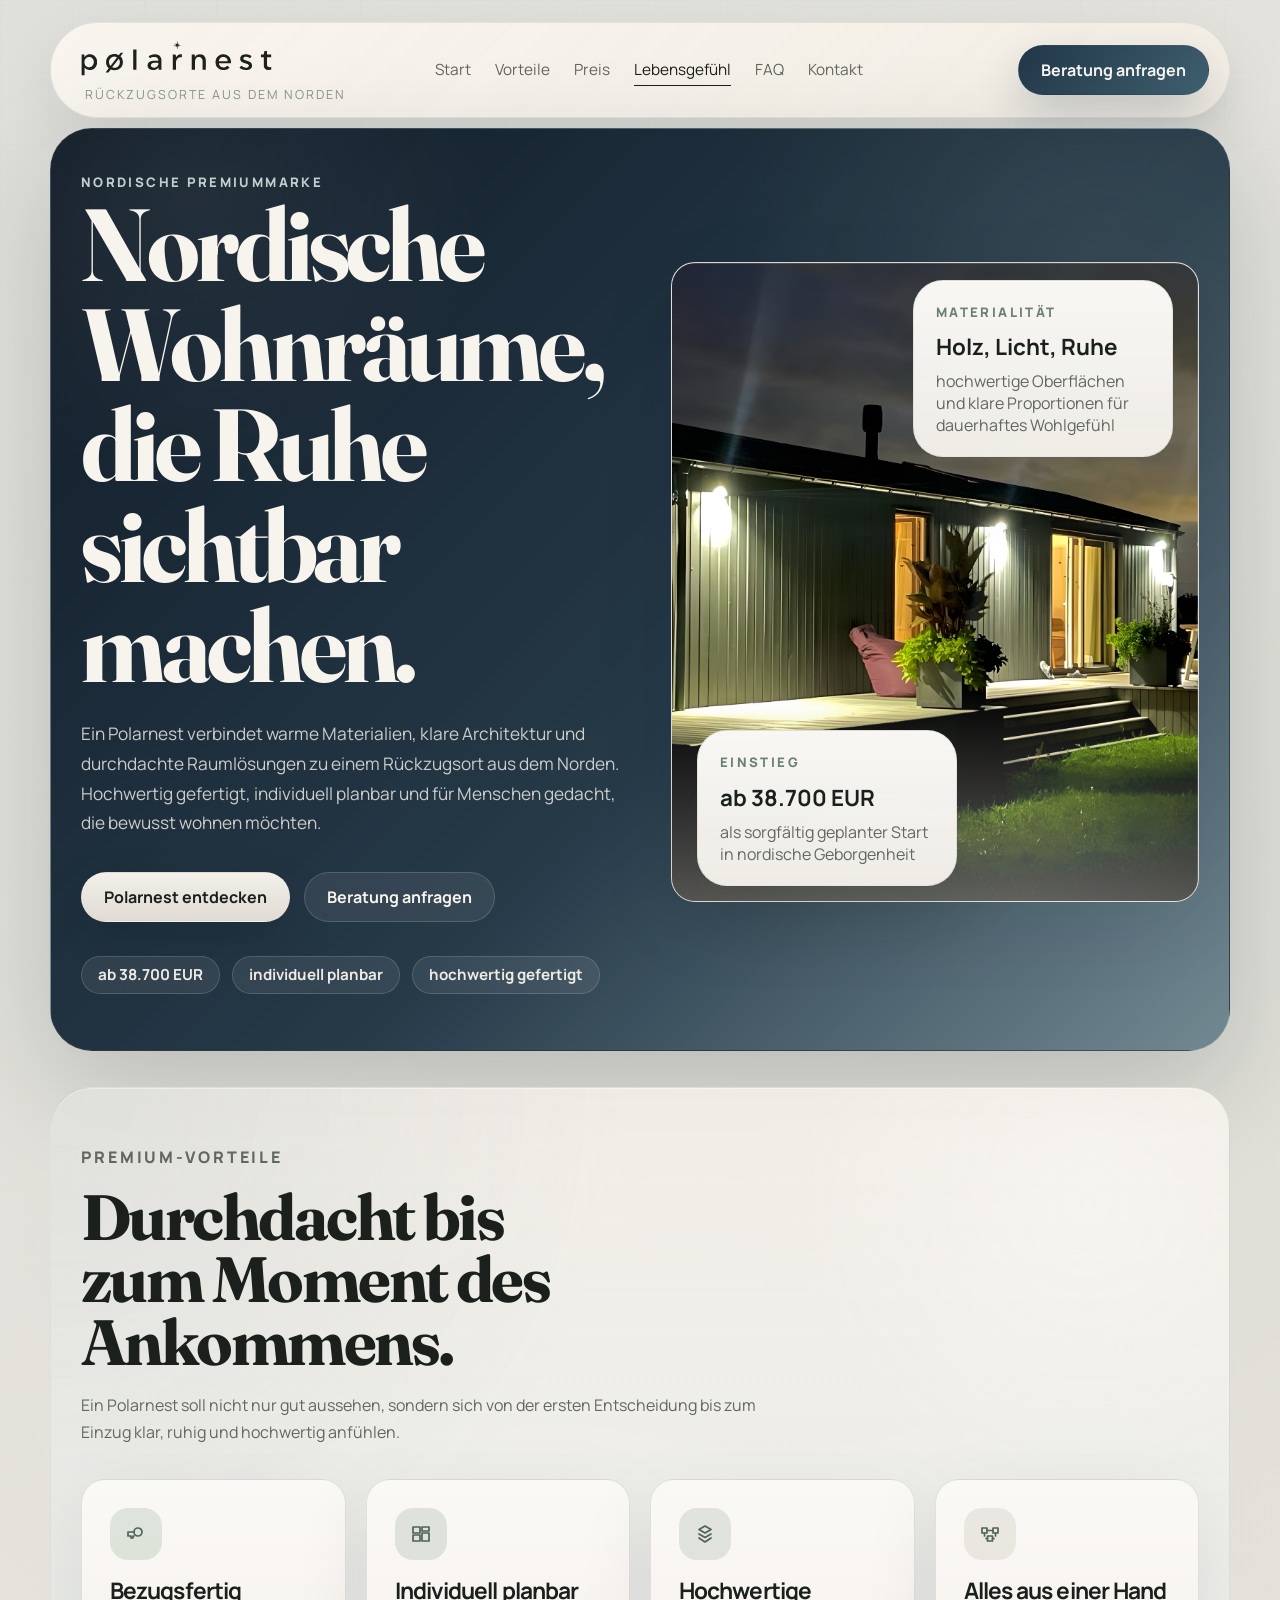
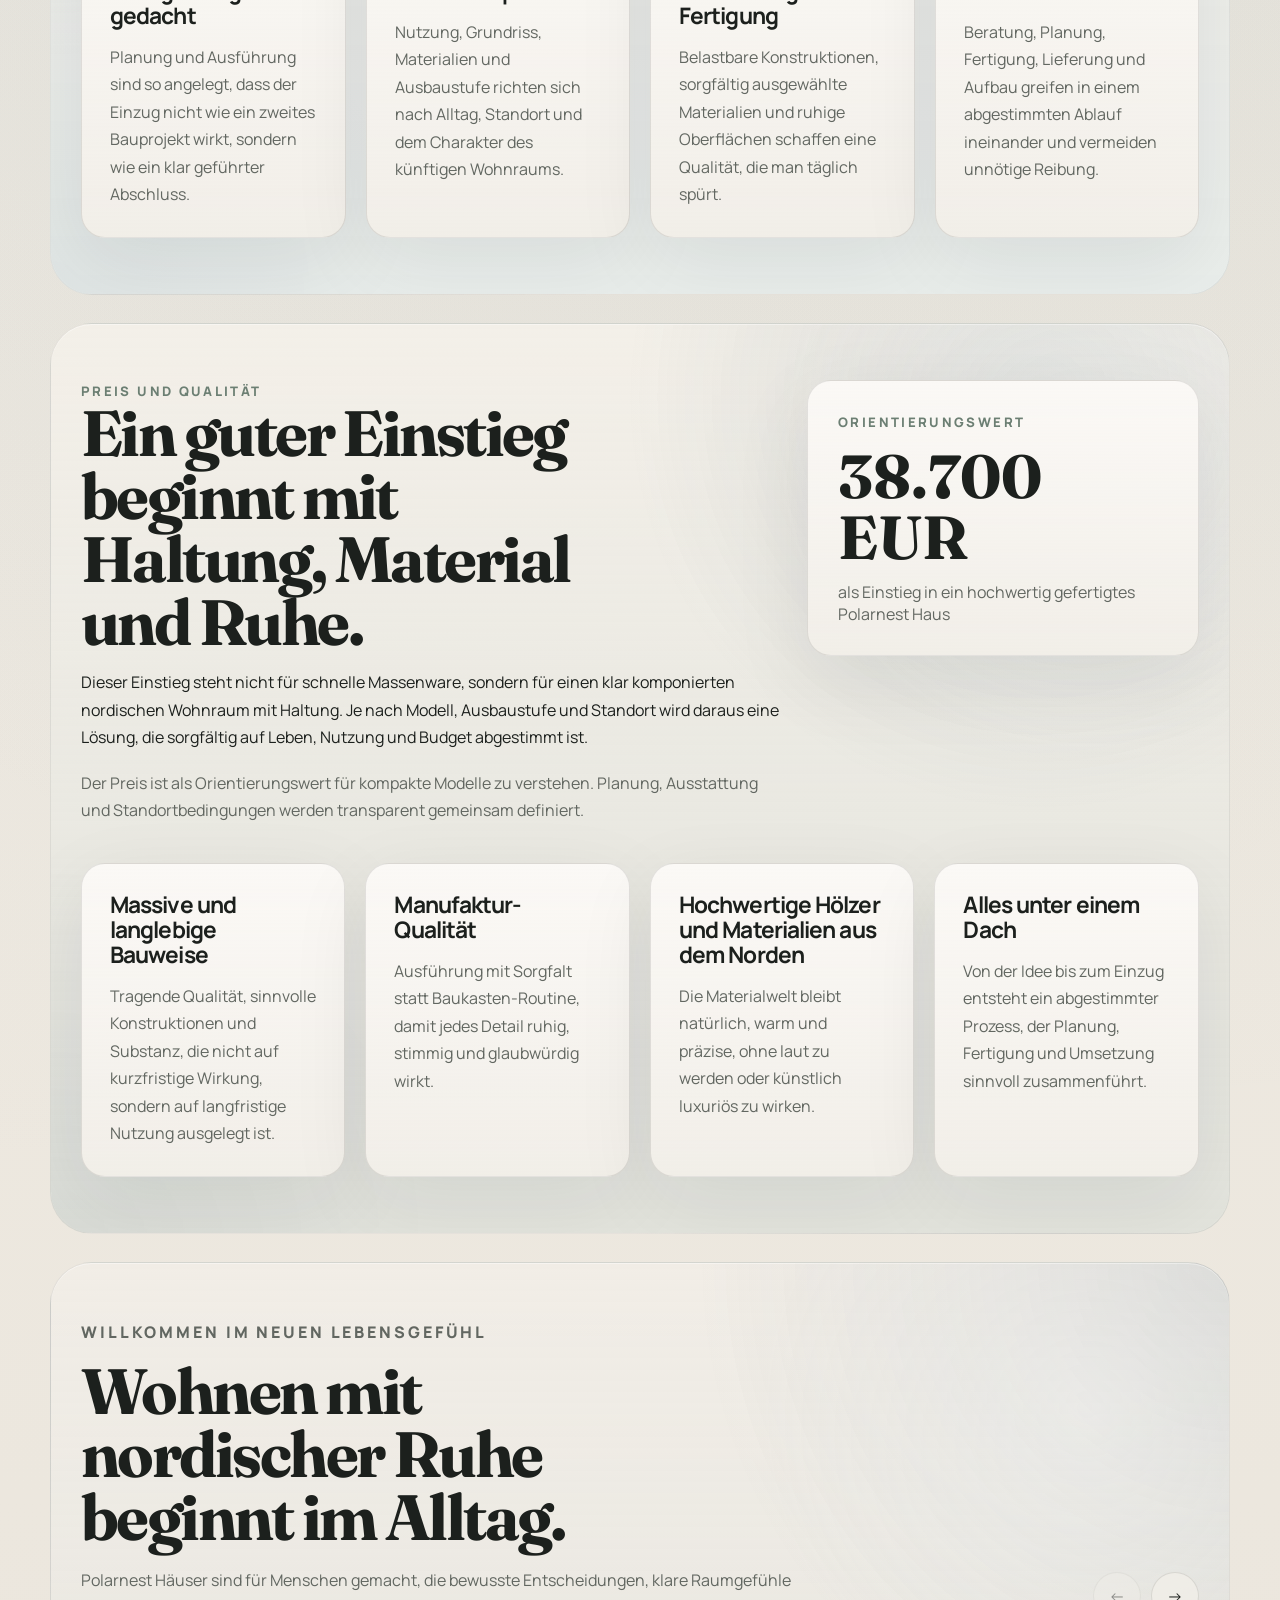
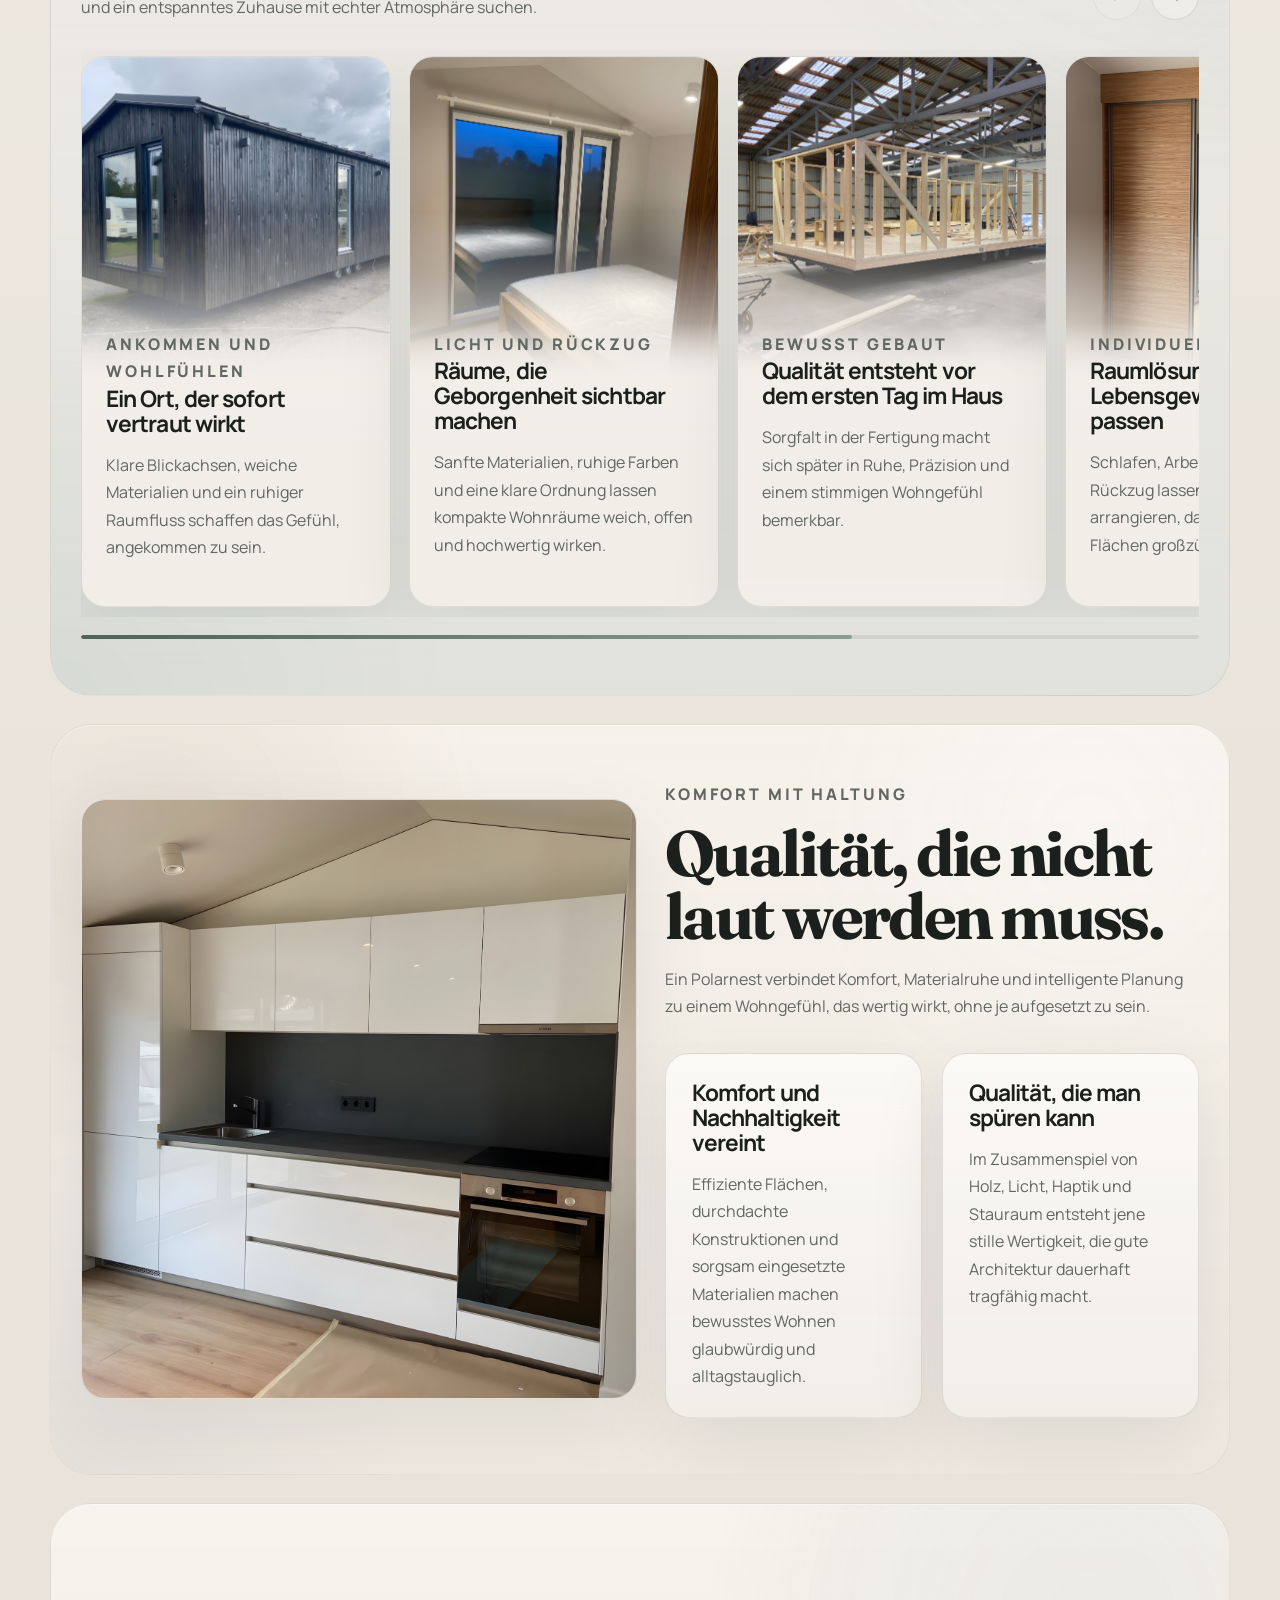
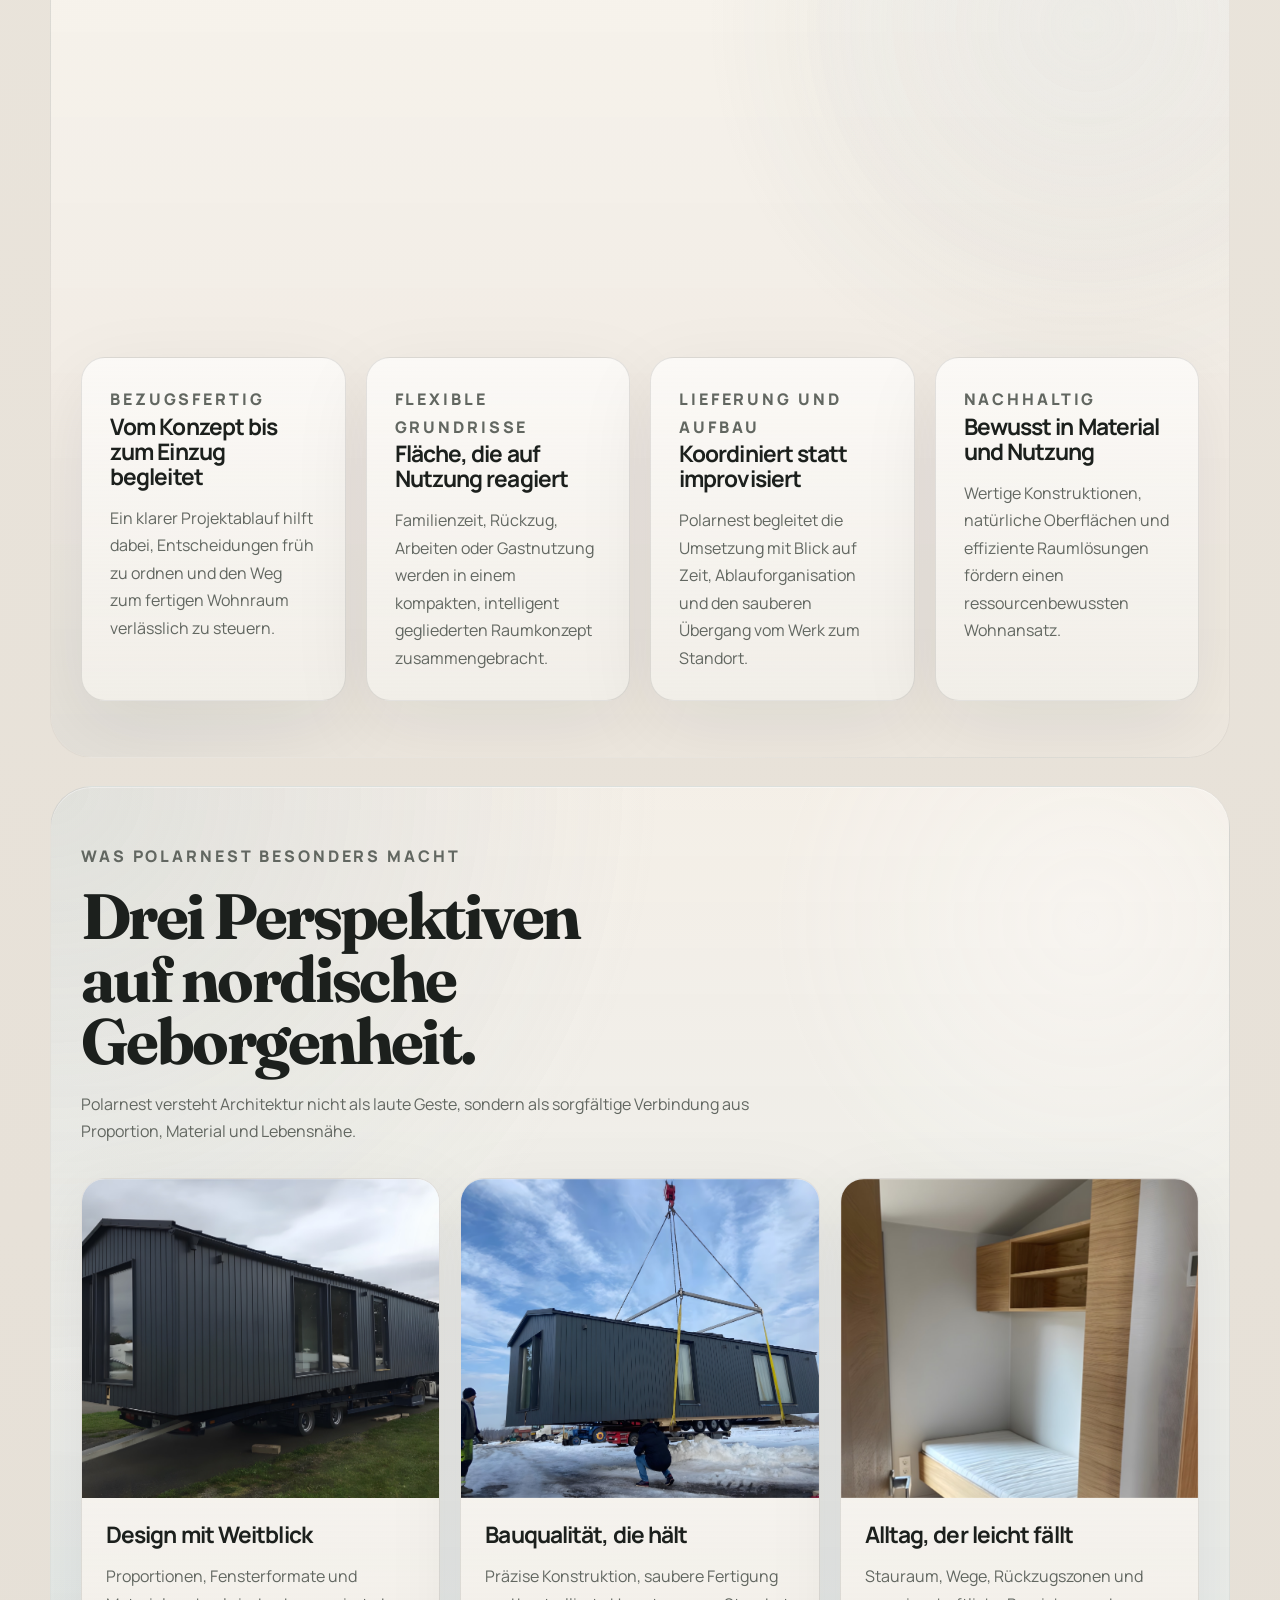
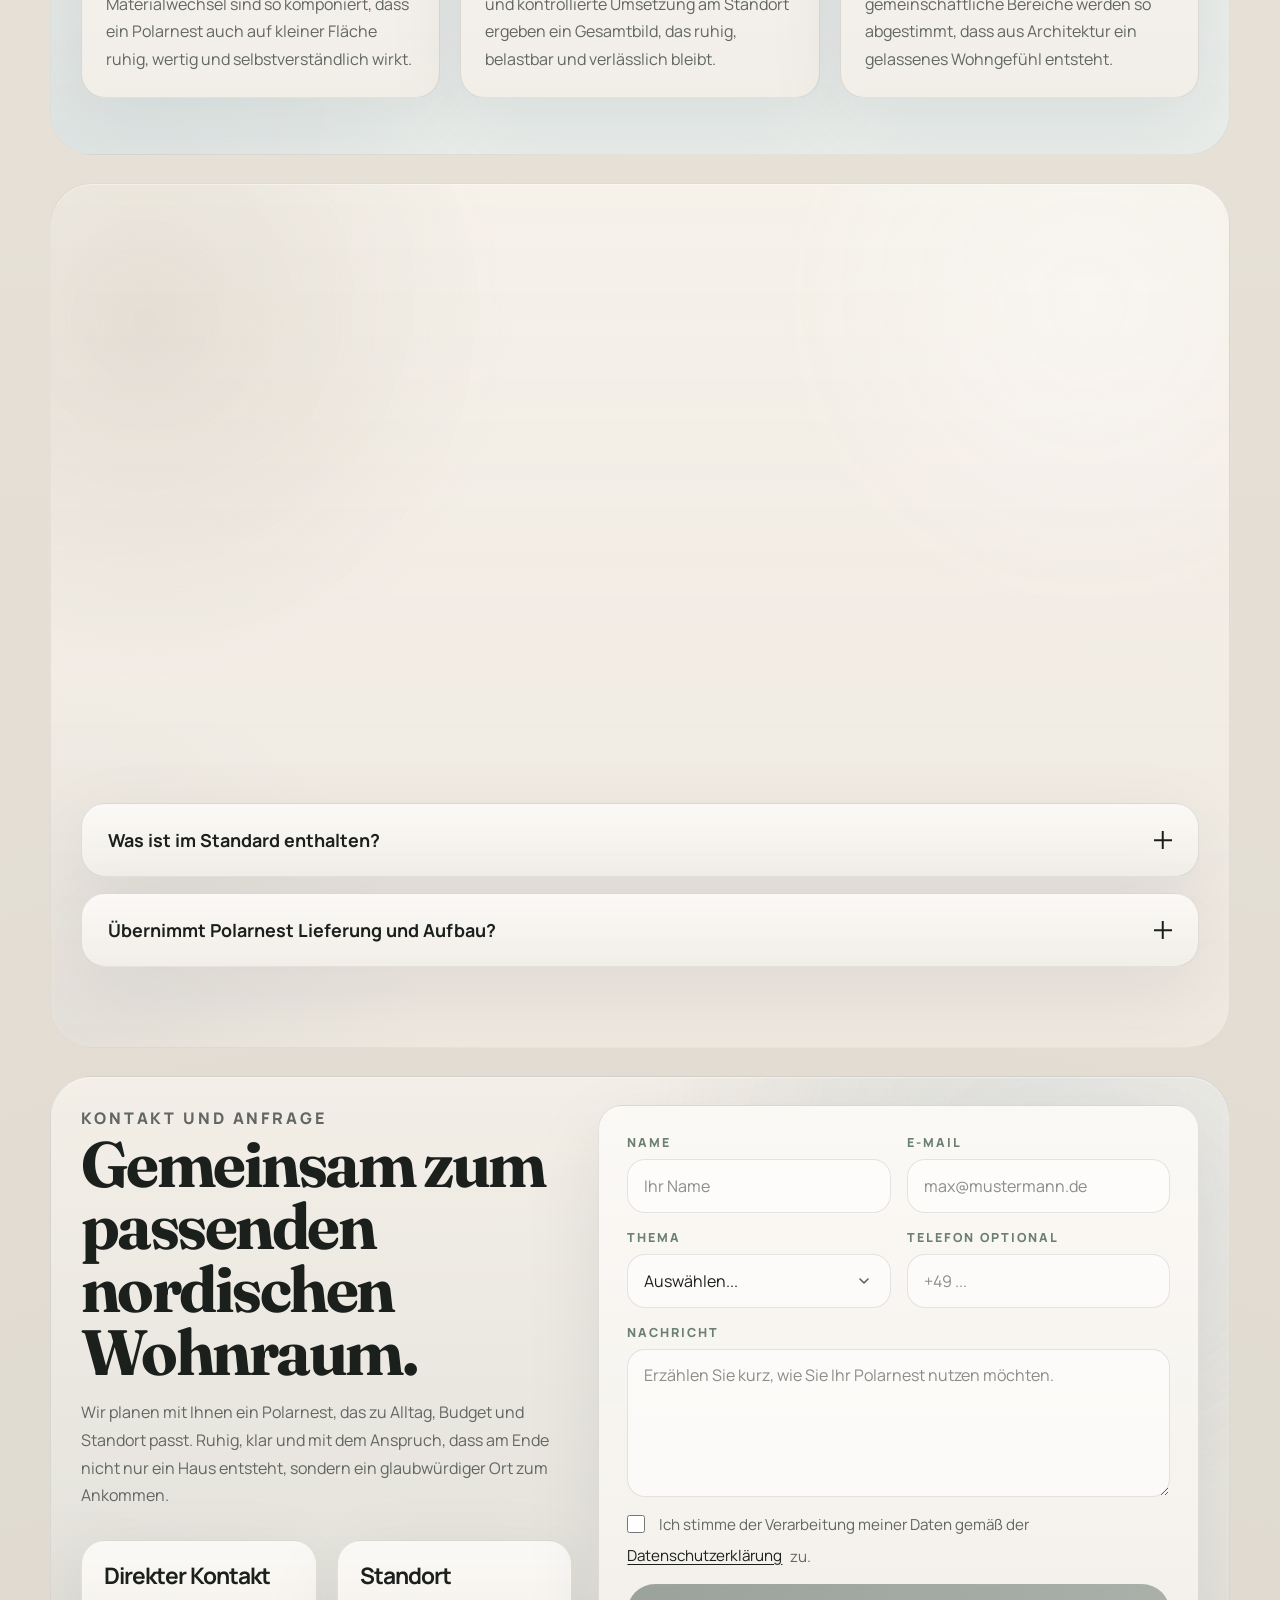
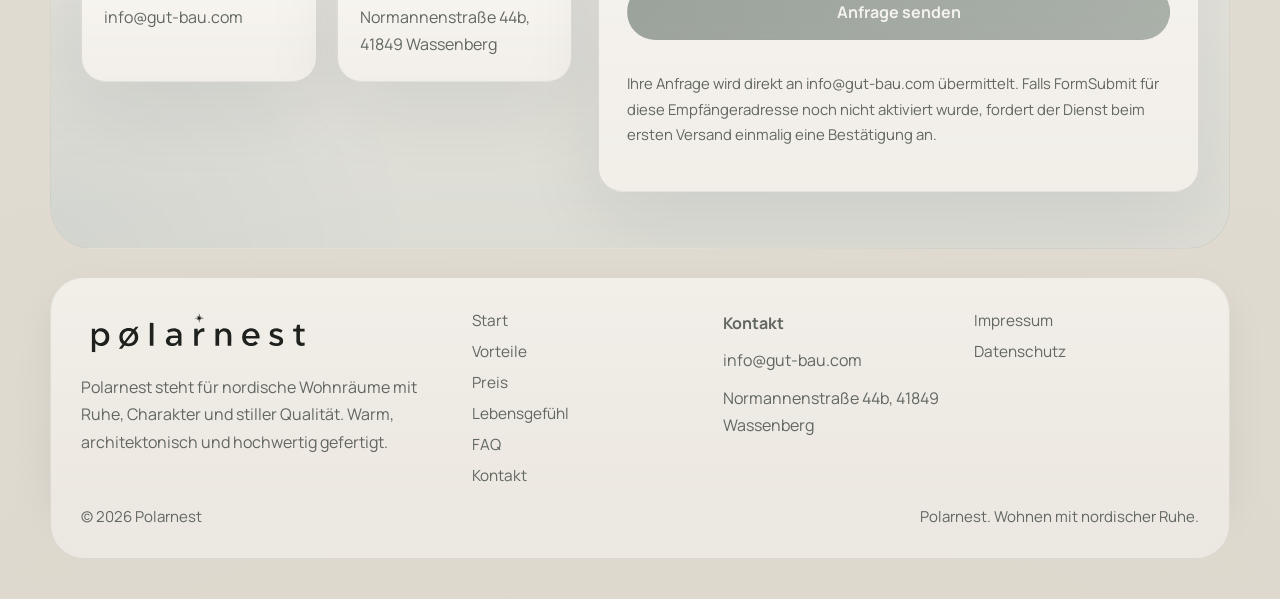
<file: index.html>
<!doctype html>
<html lang="de">
  <head>
    <meta charset="UTF-8" />
    <meta name="viewport" content="width=device-width, initial-scale=1.0" />
    <title>Polarnest | Nordische Wohnräume mit Ruhe, Qualität und Charakter</title>
    <meta
      name="description"
      content="Polarnest ist eine Premiummarke für individuell planbare nordische Wohnräume. Entdecke hochwertige Polarnest Häuser mit Ruhe, Qualität und Charakter."
    />
    <meta name="theme-color" content="#10213f" />
    <meta property="og:locale" content="de_DE" />
    <meta property="og:type" content="website" />
    <meta property="og:title" content="Polarnest | Nordische Wohnräume mit Ruhe, Qualität und Charakter" />
    <meta
      property="og:description"
      content="Kompakte Premiumhäuser aus dem Norden. Hochwertig gefertigt, individuell planbar und mit nordischer Geborgenheit gestaltet."
    />
    <meta property="og:url" content="https://polarnest.vercel.app/" />
    <meta property="og:image" content="https://polarnest.vercel.app/assets/images/hero-exterior.jpg" />
    <meta name="twitter:card" content="summary_large_image" />
    <meta name="twitter:title" content="Polarnest | Nordische Wohnräume mit Ruhe, Qualität und Charakter" />
    <meta
      name="twitter:description"
      content="Polarnest Häuser vereinen nordische Ruhe, hochwertige Fertigung und durchdachte Raumlösungen."
    />
    <meta name="twitter:image" content="https://polarnest.vercel.app/assets/images/hero-exterior.jpg" />
    <link rel="canonical" href="https://polarnest.vercel.app/" />
    <link rel="preconnect" href="https://fonts.googleapis.com" />
    <link rel="preconnect" href="https://fonts.gstatic.com" crossorigin />
    <link
      href="https://fonts.googleapis.com/css2?family=Fraunces:opsz,wght@9..144,500;9..144,600;9..144,700&family=Manrope:wght@400;500;600;700;800&display=swap"
      rel="stylesheet"
    />
    <link rel="preload" as="image" href="assets/images/hero-exterior.jpg" />
    <link rel="icon" href="favicon.svg" type="image/svg+xml" />
    <link rel="stylesheet" href="styles.css" />
    <script>
      document.documentElement.classList.add("js");
    </script>
    <script defer src="script.js"></script>
    <script type="application/ld+json">
      {
        "@context": "https://schema.org",
        "@type": "Organization",
        "name": "Polarnest",
        "url": "https://polarnest.vercel.app/",
        "email": "info@gut-bau.com",
        "brand": {
          "@type": "Brand",
          "name": "Polarnest"
        },
        "address": {
          "@type": "PostalAddress",
          "streetAddress": "Normannenstraße 44b",
          "postalCode": "41849",
          "addressLocality": "Wassenberg",
          "addressCountry": "DE"
        }
      }
    </script>
  </head>
  <body class="page page-home" data-page="home">
    <a class="skip-link" href="#main-content">Zum Inhalt springen</a>

    <header class="site-header">
      <div class="topbar">
        <a class="brand" href="index.html" aria-label="Polarnest Startseite">
          <img
            class="brand__logo"
            src="assets/brand/polarnest-logo.svg"
            alt=""
            width="1776"
            height="349"
            aria-hidden="true"
          />
          <span class="brand__subline">Rückzugsorte aus dem Norden</span>
        </a>

        <button
          class="nav-toggle"
          type="button"
          aria-expanded="false"
          aria-controls="site-nav"
          data-nav-toggle
        >
          <span class="nav-toggle__label sr-only">Navigation öffnen</span>
          <span class="nav-toggle__icon" aria-hidden="true">
            <span></span>
            <span></span>
            <span></span>
          </span>
        </button>

        <nav class="site-nav" id="site-nav" data-nav aria-label="Hauptnavigation">
          <a href="#hero" data-nav-link>Start</a>
          <a href="#vorteile" data-nav-link>Vorteile</a>
          <a href="#preis" data-nav-link>Preis</a>
          <a href="#leben" data-nav-link>Lebensgefühl</a>
          <a href="#faq" data-nav-link>FAQ</a>
          <a href="#kontakt" data-nav-link>Kontakt</a>
        </nav>

        <a class="button button--primary topbar__cta" href="#kontakt">Beratung anfragen</a>
      </div>
    </header>

    <main id="main-content">
      <section class="section hero" id="hero" aria-labelledby="hero-title">
        <div class="hero__content reveal reveal--left">
          <p class="eyebrow">Nordische Premiummarke</p>
          <h1 id="hero-title">Nordische Wohnräume, die Ruhe sichtbar machen.</h1>
          <p class="hero__lead">
            Ein Polarnest verbindet warme Materialien, klare Architektur und
            durchdachte Raumlösungen zu einem Rückzugsort aus dem Norden.
            Hochwertig gefertigt, individuell planbar und für Menschen gedacht,
            die bewusst wohnen möchten.
          </p>

          <div class="hero__actions">
            <a class="button button--primary" href="#vorteile">Polarnest entdecken</a>
            <a class="button button--secondary" href="#kontakt">Beratung anfragen</a>
          </div>

          <ul class="hero__chips" aria-label="Markenmerkmale">
            <li>ab 38.700 EUR</li>
            <li>individuell planbar</li>
            <li>hochwertig gefertigt</li>
          </ul>
        </div>

        <div class="hero__visual reveal reveal--right delay-1">
          <figure class="hero-media surface-card">
            <img
              src="assets/images/hero-exterior.jpg"
              class="media-focus-hero"
              alt="Dunkles Polarnest Haus vor nordischem Abendhimmel mit ruhiger Terrasse."
              width="2400"
              height="1800"
              fetchpriority="high"
            />
          </figure>

          <div class="hero__details">
            <article class="hero-floating hero-floating--price surface-card">
              <p class="hero-floating__label">Einstieg</p>
              <strong>ab 38.700 EUR</strong>
              <span>als sorgfältig geplanter Start in nordische Geborgenheit</span>
            </article>

            <article class="hero-floating hero-floating--detail surface-card">
              <p class="hero-floating__label">Materialität</p>
              <strong>Holz, Licht, Ruhe</strong>
              <span>hochwertige Oberflächen und klare Proportionen für dauerhaftes Wohlgefühl</span>
            </article>
          </div>
        </div>
      </section>

      <section class="section section--tone-mist" id="vorteile" aria-labelledby="benefits-title">
        <span class="anchor-fix" id="idee" aria-hidden="true"></span>
        <div class="section-heading reveal reveal--soft">
          <p class="eyebrow">Premium-Vorteile</p>
          <h2 id="benefits-title">Durchdacht bis zum Moment des Ankommens.</h2>
          <p>
            Ein Polarnest soll nicht nur gut aussehen, sondern sich von der
            ersten Entscheidung bis zum Einzug klar, ruhig und hochwertig
            anfühlen.
          </p>
        </div>

        <div class="benefit-grid">
          <article class="benefit-card surface-card reveal reveal--scale">
            <div class="icon-badge" aria-hidden="true">
              <svg viewBox="0 0 24 24" role="presentation">
                <path d="M14 6a4 4 0 1 0 0 8 4 4 0 0 0 0-8Z" />
                <path d="M10 10H4v4h3v2h2v-2h1" />
              </svg>
            </div>
            <h3>Bezugsfertig gedacht</h3>
            <p>
              Planung und Ausführung sind so angelegt, dass der Einzug nicht
              wie ein zweites Bauprojekt wirkt, sondern wie ein klar geführter
              Abschluss.
            </p>
          </article>

          <article class="benefit-card surface-card reveal reveal--right delay-1">
            <div class="icon-badge" aria-hidden="true">
              <svg viewBox="0 0 24 24" role="presentation">
                <path d="M4 5h7v6H4z" />
                <path d="M13 5h7v4h-7z" />
                <path d="M4 13h7v6H4z" />
                <path d="M13 11h7v8h-7z" />
              </svg>
            </div>
            <h3>Individuell planbar</h3>
            <p>
              Nutzung, Grundriss, Materialien und Ausbaustufe richten sich nach
              Alltag, Standort und dem Charakter des künftigen Wohnraums.
            </p>
          </article>

          <article class="benefit-card surface-card reveal reveal--scale delay-2">
            <div class="icon-badge" aria-hidden="true">
              <svg viewBox="0 0 24 24" role="presentation">
                <path d="M12 4 18 7.5 12 11 6 7.5 12 4Z" />
                <path d="M6 12l6 3.5 6-3.5" />
                <path d="M6 16l6 4 6-4" />
              </svg>
            </div>
            <h3>Hochwertige Fertigung</h3>
            <p>
              Belastbare Konstruktionen, sorgfältig ausgewählte Materialien
              und ruhige Oberflächen schaffen eine Qualität, die man täglich
              spürt.
            </p>
          </article>

          <article class="benefit-card surface-card reveal reveal--left delay-3">
            <div class="icon-badge" aria-hidden="true">
              <svg viewBox="0 0 24 24" role="presentation">
                <path d="M4 6h5v5H4z" />
                <path d="M15 6h5v5h-5z" />
                <path d="M9.5 14h5v5h-5z" />
                <path d="M9 8.5h6" />
                <path d="M6.5 11v3" />
                <path d="M17.5 11v3" />
                <path d="M9.5 16.5H8" />
                <path d="M16 16.5h-1.5" />
              </svg>
            </div>
            <h3>Alles aus einer Hand</h3>
            <p>
              Beratung, Planung, Fertigung, Lieferung und Aufbau greifen in
              einem abgestimmten Ablauf ineinander und vermeiden unnötige Reibung.
            </p>
          </article>
        </div>
      </section>

      <section class="section section--panel section--tone-sage" id="preis" aria-labelledby="price-title">
        <div class="pricing-layout">
          <div class="pricing-copy reveal reveal--left">
            <p class="eyebrow">Preis und Qualität</p>
            <h2 id="price-title">Ein guter Einstieg beginnt mit Haltung, Material und Ruhe.</h2>
            <p>
              Dieser Einstieg steht nicht für schnelle Massenware, sondern für
              einen klar komponierten nordischen Wohnraum mit Haltung. Je nach
              Modell, Ausbaustufe und Standort wird daraus eine Lösung, die
              sorgfältig auf Leben, Nutzung und Budget abgestimmt ist.
            </p>
            <p class="pricing-note">
              Der Preis ist als Orientierungswert für kompakte Modelle zu
              verstehen. Planung, Ausstattung und Standortbedingungen werden
              transparent gemeinsam definiert.
            </p>
          </div>

          <article class="price-card surface-card reveal reveal--scale delay-1">
            <p class="price-card__label">Orientierungswert</p>
            <strong>38.700 EUR</strong>
            <span>als Einstieg in ein hochwertig gefertigtes Polarnest Haus</span>
          </article>

          <div class="quality-grid">
            <article class="quality-card surface-card reveal reveal--scale">
              <h3>Massive und langlebige Bauweise</h3>
              <p>
                Tragende Qualität, sinnvolle Konstruktionen und Substanz, die
                nicht auf kurzfristige Wirkung, sondern auf langfristige Nutzung
                ausgelegt ist.
              </p>
            </article>

            <article class="quality-card surface-card reveal reveal--right delay-1">
              <h3>Manufaktur-Qualität</h3>
              <p>
                Ausführung mit Sorgfalt statt Baukasten-Routine, damit jedes
                Detail ruhig, stimmig und glaubwürdig wirkt.
              </p>
            </article>

            <article class="quality-card surface-card reveal reveal--scale delay-2">
              <h3>Hochwertige Hölzer und Materialien aus dem Norden</h3>
              <p>
                Die Materialwelt bleibt natürlich, warm und präzise, ohne laut
                zu werden oder künstlich luxuriös zu wirken.
              </p>
            </article>

            <article class="quality-card surface-card reveal reveal--left delay-3">
              <h3>Alles unter einem Dach</h3>
              <p>
                Von der Idee bis zum Einzug entsteht ein abgestimmter Prozess,
                der Planung, Fertigung und Umsetzung sinnvoll zusammenführt.
              </p>
            </article>
          </div>
        </div>
      </section>

      <section class="section section--tone-forest" id="leben" aria-labelledby="lifestyle-title">
        <span class="anchor-fix" id="kollektion" aria-hidden="true"></span>
        <div class="section-heading reveal reveal--soft">
          <p class="eyebrow">Willkommen im neuen Lebensgefühl</p>
          <h2 id="lifestyle-title">Wohnen mit nordischer Ruhe beginnt im Alltag.</h2>
          <p>
            Polarnest Häuser sind für Menschen gemacht, die bewusste
            Entscheidungen, klare Raumgefühle und ein entspanntes Zuhause mit
            echter Atmosphäre suchen.
          </p>
        </div>

        <div class="slider-shell reveal reveal--soft" data-slider>
          <div class="slider-header">
            <div class="slider-controls" role="group" aria-label="Lebensgefühl Navigation">
              <button class="slider-button" type="button" data-slider-prev aria-label="Vorherige Karte">
                <span aria-hidden="true">&larr;</span>
              </button>
              <button class="slider-button" type="button" data-slider-next aria-label="Nächste Karte">
                <span aria-hidden="true">&rarr;</span>
              </button>
            </div>
          </div>

          <div class="slider-track" data-slider-track tabindex="0">
            <article class="lifestyle-card surface-card">
              <figure class="lifestyle-card__media">
                <img
                  src="assets/images/exterior-charcoal.jpg"
                  class="media-focus-house"
                  alt="Dunkles Polarnest Haus mit klarer Holzfassade und großem Fenster."
                  width="2200"
                  height="1650"
                  loading="lazy"
                />
              </figure>
              <div class="lifestyle-card__body">
                <p class="card-kicker">Ankommen und wohlfühlen</p>
                <h3>Ein Ort, der sofort vertraut wirkt</h3>
                <p>
                  Klare Blickachsen, weiche Materialien und ein ruhiger
                  Raumfluss schaffen das Gefühl, angekommen zu sein.
                </p>
              </div>
            </article>

            <article class="lifestyle-card surface-card">
              <figure class="lifestyle-card__media">
                <img
                  src="assets/images/bedroom-evening.jpg"
                  class="media-focus-room"
                  alt="Schlafzimmer mit großem Fenster und ruhiger Abendstimmung im Polarnest."
                  width="1800"
                  height="2400"
                  loading="lazy"
                />
              </figure>
              <div class="lifestyle-card__body">
                <p class="card-kicker">Licht und Rückzug</p>
                <h3>Räume, die Geborgenheit sichtbar machen</h3>
                <p>
                  Sanfte Materialien, ruhige Farben und eine klare Ordnung
                  lassen kompakte Wohnräume weich, offen und hochwertig wirken.
                </p>
              </div>
            </article>

            <article class="lifestyle-card surface-card">
              <figure class="lifestyle-card__media">
                <img
                  src="assets/images/process-frame.jpg"
                  class="media-focus-process"
                  alt="Präzise Holzrahmenkonstruktion eines Polarnest Hauses in der Fertigung."
                  width="2200"
                  height="1650"
                  loading="lazy"
                />
              </figure>
              <div class="lifestyle-card__body">
                <p class="card-kicker">Bewusst gebaut</p>
                <h3>Qualität entsteht vor dem ersten Tag im Haus</h3>
                <p>
                  Sorgfalt in der Fertigung macht sich später in Ruhe,
                  Präzision und einem stimmigen Wohngefühl bemerkbar.
                </p>
              </div>
            </article>

            <article class="lifestyle-card surface-card">
              <figure class="lifestyle-card__media">
                <img
                  src="assets/images/wardrobe-detail.jpg"
                  class="media-focus-room"
                  alt="Schranklösung und Schlafbereich mit ruhiger Materialität im Innenraum."
                  width="2000"
                  height="1125"
                  loading="lazy"
                />
              </figure>
              <div class="lifestyle-card__body">
                <p class="card-kicker">Individuell planbar</p>
                <h3>Raumlösungen, die zu Lebensgewohnheiten passen</h3>
                <p>
                  Schlafen, Arbeiten, Kochen und Rückzug lassen sich so
                  arrangieren, dass kompakte Flächen großzügig wirken.
                </p>
              </div>
            </article>

            <article class="lifestyle-card surface-card">
              <figure class="lifestyle-card__media">
                <img
                  src="assets/images/kitchen-storage.jpg"
                  class="media-focus-room"
                  alt="Kompakte Küche mit geöffneter Stauraumlösung im Polarnest."
                  width="2200"
                  height="1650"
                  loading="lazy"
                />
              </figure>
              <div class="lifestyle-card__body">
                <p class="card-kicker">Effizient wohnen</p>
                <h3>Weniger Überfluss, mehr Alltag mit Leichtigkeit</h3>
                <p>
                  Durchdachte Funktionen, kluge Stauräume und warme Details
                  schaffen nordische Geborgenheit ohne Ballast.
                </p>
              </div>
            </article>
          </div>

          <div class="slider-progress" aria-hidden="true">
            <span data-slider-progress></span>
          </div>
        </div>
      </section>

      <section class="section section--split section--tone-stone" id="qualitaet" aria-labelledby="quality-title">
        <div class="showcase-media reveal reveal--left">
          <figure class="showcase-media__frame surface-card">
            <img
              src="assets/images/kitchen-clean.jpg"
              class="media-focus-room"
              alt="Klare Küche mit hochwertigen Oberflächen und ruhiger Linienführung."
              width="2200"
              height="1650"
              loading="lazy"
            />
          </figure>
        </div>

        <div class="showcase-copy">
          <div class="section-heading reveal reveal--right">
            <p class="eyebrow">Komfort mit Haltung</p>
            <h2 id="quality-title">Qualität, die nicht laut werden muss.</h2>
            <p>
              Ein Polarnest verbindet Komfort, Materialruhe und intelligente
              Planung zu einem Wohngefühl, das wertig wirkt, ohne je aufgesetzt
              zu sein.
            </p>
          </div>

          <div class="showcase-info">
            <article class="showcase-card surface-card reveal reveal--scale delay-1">
              <h3>Komfort und Nachhaltigkeit vereint</h3>
              <p>
                Effiziente Flächen, durchdachte Konstruktionen und sorgsam
                eingesetzte Materialien machen bewusstes Wohnen glaubwürdig und
                alltagstauglich.
              </p>
            </article>

            <article class="showcase-card surface-card reveal reveal--right delay-2">
              <h3>Qualität, die man spüren kann</h3>
              <p>
                Im Zusammenspiel von Holz, Licht, Haptik und Stauraum entsteht
                jene stille Wertigkeit, die gute Architektur dauerhaft tragfähig macht.
              </p>
            </article>
          </div>
        </div>
      </section>

      <section class="section section--tone-warm" id="komfort" aria-labelledby="comfort-title">
        <span class="anchor-fix" id="prozess" aria-hidden="true"></span>
        <div class="section-heading reveal reveal--soft">
          <p class="eyebrow">Komfort und Nutzen</p>
          <h2 id="comfort-title">Klar geplant. Sorgfältig umgesetzt. Ruhig im Ergebnis.</h2>
          <p>
            Jedes Polarnest ist darauf ausgelegt, den Alltag leichter zu machen
            und zugleich dauerhaft schön zu bleiben.
          </p>
        </div>

        <div class="comfort-grid">
          <article class="comfort-card surface-card reveal reveal--scale">
            <p class="card-kicker">Bezugsfertig</p>
            <h3>Vom Konzept bis zum Einzug begleitet</h3>
            <p>
              Ein klarer Projektablauf hilft dabei, Entscheidungen früh zu
              ordnen und den Weg zum fertigen Wohnraum verlässlich zu steuern.
            </p>
          </article>

          <article class="comfort-card surface-card reveal reveal--right delay-1">
            <p class="card-kicker">Flexible Grundrisse</p>
            <h3>Fläche, die auf Nutzung reagiert</h3>
            <p>
              Familienzeit, Rückzug, Arbeiten oder Gastnutzung werden in einem
              kompakten, intelligent gegliederten Raumkonzept zusammengebracht.
            </p>
          </article>

          <article class="comfort-card surface-card reveal reveal--scale delay-2">
            <p class="card-kicker">Lieferung und Aufbau</p>
            <h3>Koordiniert statt improvisiert</h3>
            <p>
              Polarnest begleitet die Umsetzung mit Blick auf Zeit, Ablauforganisation
              und den sauberen Übergang vom Werk zum Standort.
            </p>
          </article>

          <article class="comfort-card surface-card reveal reveal--left delay-3">
            <p class="card-kicker">Nachhaltig</p>
            <h3>Bewusst in Material und Nutzung</h3>
            <p>
              Wertige Konstruktionen, natürliche Oberflächen und effiziente
              Raumlösungen fördern einen ressourcenbewussten Wohnansatz.
            </p>
          </article>
        </div>
      </section>

      <section class="section section--tone-mist" id="besonders" aria-labelledby="special-title">
        <div class="section-heading reveal reveal--soft">
          <p class="eyebrow">Was Polarnest besonders macht</p>
          <h2 id="special-title">Drei Perspektiven auf nordische Geborgenheit.</h2>
          <p>
            Polarnest versteht Architektur nicht als laute Geste, sondern als
            sorgfältige Verbindung aus Proportion, Material und Lebensnähe.
          </p>
        </div>

        <div class="special-grid">
          <article class="special-card surface-card reveal reveal--left">
            <figure class="special-card__media">
              <img
                src="assets/images/exterior-profile.jpg"
                class="media-focus-house"
                alt="Seitliche Ansicht eines dunkel verkleideten Polarnest Hauses mit klarer Proportion."
                width="2200"
                height="1650"
                loading="lazy"
              />
            </figure>
            <div class="special-card__body">
              <h3>Design mit Weitblick</h3>
              <p>
                Proportionen, Fensterformate und Materialwechsel sind so
                komponiert, dass ein Polarnest auch auf kleiner Fläche ruhig,
                wertig und selbstverständlich wirkt.
              </p>
            </div>
          </article>

          <article class="special-card surface-card reveal reveal--scale delay-1">
            <figure class="special-card__media">
              <img
                src="assets/images/delivery-crane.jpg"
                class="media-focus-process"
                alt="Positionierung eines Polarnest Hauses am Standort mit Kran und Präzision."
                width="2200"
                height="1650"
                loading="lazy"
              />
            </figure>
            <div class="special-card__body">
              <h3>Bauqualität, die hält</h3>
              <p>
                Präzise Konstruktion, saubere Fertigung und kontrollierte Umsetzung
                am Standort ergeben ein Gesamtbild, das ruhig, belastbar und
                verlässlich bleibt.
              </p>
            </div>
          </article>

          <article class="special-card surface-card reveal reveal--right delay-2">
            <figure class="special-card__media">
              <img
                src="assets/images/bedroom-nook.jpg"
                class="media-focus-top"
                alt="Kompakter Schlafbereich mit integriertem Stauraum und heller Holzoberfläche."
                width="1800"
                height="3200"
                loading="lazy"
              />
            </figure>
            <div class="special-card__body">
              <h3>Alltag, der leicht fällt</h3>
              <p>
                Stauraum, Wege, Rückzugszonen und gemeinschaftliche Bereiche
                werden so abgestimmt, dass aus Architektur ein gelassenes
                Wohngefühl entsteht.
              </p>
            </div>
          </article>
        </div>
      </section>

      <section class="section section--faq section--tone-stone" id="faq" aria-labelledby="faq-title">
        <div class="section-heading reveal reveal--soft">
          <p class="eyebrow">FAQ</p>
          <h2 id="faq-title">Häufige Fragen, klar beantwortet.</h2>
          <p>
            Gute Entscheidungen brauchen Transparenz. Deshalb beantworten wir
            die wichtigsten Fragen von Anfang an.
          </p>
        </div>

        <div class="accordion" data-accordion>
          <article class="accordion__item surface-card reveal reveal--scale" data-accordion-item>
            <button
              class="accordion__trigger"
              type="button"
              id="faq-trigger-1"
              aria-expanded="true"
              aria-controls="faq-panel-1"
            >
              <span>Wie schnell kann ich einziehen?</span>
              <span class="accordion__icon" aria-hidden="true"></span>
            </button>
            <div class="accordion__panel is-open" id="faq-panel-1" role="region" aria-labelledby="faq-trigger-1">
              <div class="accordion__panel-inner">
                <p>
                  Der genaue Zeitrahmen richtet sich nach Modell, Ausbaustufe,
                  Standort und den nötigen Vorbereitungen am Grundstück. In
                  vielen Fällen lässt sich der Weg bis zum Einzug deutlich
                  kompakter organisieren als bei einem klassischen Einzelbauvorhaben.
                </p>
              </div>
            </div>
          </article>

          <article class="accordion__item surface-card reveal reveal--right delay-1" data-accordion-item>
            <button
              class="accordion__trigger"
              type="button"
              id="faq-trigger-2"
              aria-expanded="false"
              aria-controls="faq-panel-2"
            >
              <span>Kann ich mein Polarnest individuell gestalten?</span>
              <span class="accordion__icon" aria-hidden="true"></span>
            </button>
            <div class="accordion__panel" id="faq-panel-2" role="region" aria-labelledby="faq-trigger-2">
              <div class="accordion__panel-inner">
                <p>
                  Ja. Grundriss, Ausbaustufe, Materialität und Nutzungsschwerpunkte
                  werden auf Ihren Alltag abgestimmt. So entsteht ein Polarnest
                  Haus, das nicht nach Standard aussieht, sondern zu Ihnen passt.
                </p>
              </div>
            </div>
          </article>

          <article class="accordion__item surface-card reveal reveal--scale delay-2" data-accordion-item>
            <button
              class="accordion__trigger"
              type="button"
              id="faq-trigger-3"
              aria-expanded="false"
              aria-controls="faq-panel-3"
            >
              <span>Was ist im Standard enthalten?</span>
              <span class="accordion__icon" aria-hidden="true"></span>
            </button>
            <div class="accordion__panel" id="faq-panel-3" role="region" aria-labelledby="faq-trigger-3">
              <div class="accordion__panel-inner">
                <p>
                  Zum Standard gehören die abgestimmte Gebäudehülle, die
                  definierte Grundausstattung sowie die für das jeweilige Modell
                  vorgesehene Innenraumlösung. Welche Details enthalten sind,
                  wird vor der Beauftragung transparent und verbindlich geklärt.
                </p>
              </div>
            </div>
          </article>

          <article class="accordion__item surface-card reveal reveal--left delay-3" data-accordion-item>
            <button
              class="accordion__trigger"
              type="button"
              id="faq-trigger-4"
              aria-expanded="false"
              aria-controls="faq-panel-4"
            >
              <span>Übernimmt Polarnest Lieferung und Aufbau?</span>
              <span class="accordion__icon" aria-hidden="true"></span>
            </button>
            <div class="accordion__panel" id="faq-panel-4" role="region" aria-labelledby="faq-trigger-4">
              <div class="accordion__panel-inner">
                <p>
                  Ja. Polarnest begleitet Lieferung und Aufbau im Rahmen des
                  abgestimmten Leistungsumfangs und sorgt für einen koordinierten
                  Übergang von der Fertigung zum Standort.
                </p>
              </div>
            </div>
          </article>
        </div>
      </section>

      <section class="section section--contact section--tone-sage" id="kontakt" aria-labelledby="contact-title">
        <div class="contact-layout">
          <div class="contact-copy reveal reveal--left">
            <p class="eyebrow">Kontakt und Anfrage</p>
            <h2 id="contact-title">Gemeinsam zum passenden nordischen Wohnraum.</h2>
            <p>
              Wir planen mit Ihnen ein Polarnest, das zu Alltag, Budget und
              Standort passt. Ruhig, klar und mit dem Anspruch, dass am Ende
              nicht nur ein Haus entsteht, sondern ein glaubwürdiger Ort zum
              Ankommen.
            </p>

            <div class="contact-points">
              <article class="contact-point surface-card">
                <h3>Direkter Kontakt</h3>
                <p><a href="mailto:info@gut-bau.com">info@gut-bau.com</a></p>
              </article>

              <article class="contact-point surface-card">
                <h3>Standort</h3>
                <p>Normannenstraße 44b, 41849 Wassenberg</p>
              </article>
            </div>
          </div>

          <form
            class="contact-form gf-form surface-card reveal reveal--scale delay-1"
            data-contact-form
            action="https://formsubmit.co/info@gut-bau.com"
            method="post"
            novalidate
          >
            <input type="hidden" name="_captcha" value="false" />
            <input type="hidden" name="_subject" value="Polarnest Anfrage" />
            <input type="hidden" name="_template" value="table" />
            <input class="gf-honey" type="text" name="_honey" tabindex="-1" autocomplete="off" />

            <div class="gf-grid">
              <div class="gf-field">
                <label class="gf-label" for="contact-name">Name</label>
                <input
                  id="contact-name"
                  name="name"
                  type="text"
                  class="gf-input"
                  placeholder="Ihr Name"
                  autocomplete="name"
                  required
                />
              </div>

              <div class="gf-field">
                <label class="gf-label" for="contact-email">E-Mail</label>
                <input
                  id="contact-email"
                  name="email"
                  type="email"
                  class="gf-input"
                  placeholder="max@mustermann.de"
                  autocomplete="email"
                  required
                />
              </div>
            </div>

            <div class="gf-grid">
              <div class="gf-field">
                <label class="gf-label" for="contact-topic">Thema</label>
                <select id="contact-topic" name="Thema" class="gf-input gf-select" required>
                  <option value="" selected disabled>Auswählen...</option>
                  <option value="Erstberatung">Erstberatung</option>
                  <option value="Entwurf und Planung">Entwurf und Planung</option>
                  <option value="Modell und Ausstattung">Modell und Ausstattung</option>
                  <option value="Standort und Aufbau">Standort und Aufbau</option>
                </select>
              </div>

              <div class="gf-field">
                <label class="gf-label" for="contact-phone">Telefon optional</label>
                <input
                  id="contact-phone"
                  name="Telefon"
                  type="tel"
                  class="gf-input"
                  placeholder="+49 ..."
                  autocomplete="tel"
                />
              </div>
            </div>

            <div class="gf-field">
              <label class="gf-label" for="contact-message">Nachricht</label>
              <textarea
                id="contact-message"
                name="Nachricht"
                class="gf-input gf-textarea"
                placeholder="Erzählen Sie kurz, wie Sie Ihr Polarnest nutzen möchten."
                rows="5"
                required
              ></textarea>
            </div>

            <div class="gf-consent">
              <input id="contact-agree" name="Einwilligung" type="checkbox" value="Ja" required />
              <label for="contact-agree">Ich stimme der Verarbeitung meiner Daten gemäß der</label>
              <a class="gf-privacy" href="datenschutz.html" target="_blank" rel="noopener">Datenschutzerklärung</a>
              <span>zu.</span>
            </div>

            <button class="gf-btn" type="submit" data-form-button>Anfrage senden</button>

            <p class="form-note">
              Ihre Anfrage wird direkt an <a href="mailto:info@gut-bau.com">info@gut-bau.com</a>
              übermittelt. Falls FormSubmit für diese Empfängeradresse noch nicht aktiviert wurde,
              fordert der Dienst beim ersten Versand einmalig eine Bestätigung an.
            </p>

            <div class="gf-toast" data-form-status aria-live="polite" aria-atomic="true"></div>
          </form>
        </div>
      </section>
    </main>

    <footer class="site-footer">
      <div class="footer-grid">
        <div>
          <a class="brand brand--footer" href="index.html" aria-label="Polarnest Startseite">
            <img
              class="brand__logo"
              src="assets/brand/polarnest-logo.svg"
              alt=""
              width="1776"
              height="349"
              aria-hidden="true"
            />
          </a>
          <p class="footer-copy">
            Polarnest steht für nordische Wohnräume mit Ruhe, Charakter und stiller Qualität.
            Warm, architektonisch und hochwertig gefertigt.
          </p>
        </div>

        <nav class="footer-nav" aria-label="Footer Navigation">
          <a href="#hero">Start</a>
          <a href="#vorteile">Vorteile</a>
          <a href="#preis">Preis</a>
          <a href="#leben">Lebensgefühl</a>
          <a href="#faq">FAQ</a>
          <a href="#kontakt">Kontakt</a>
        </nav>

        <div class="footer-contact">
          <p><strong>Kontakt</strong></p>
          <p><a href="mailto:info@gut-bau.com">info@gut-bau.com</a></p>
          <p>Normannenstraße 44b, 41849 Wassenberg</p>
        </div>

        <div class="footer-legal">
          <a href="impressum.html">Impressum</a>
          <a href="datenschutz.html">Datenschutz</a>
        </div>
      </div>

      <div class="footer-bottom">
        <p>&copy; <span id="year"></span> Polarnest</p>
        <p>Polarnest. Wohnen mit nordischer Ruhe.</p>
      </div>
    </footer>
  </body>
</html>
</file>
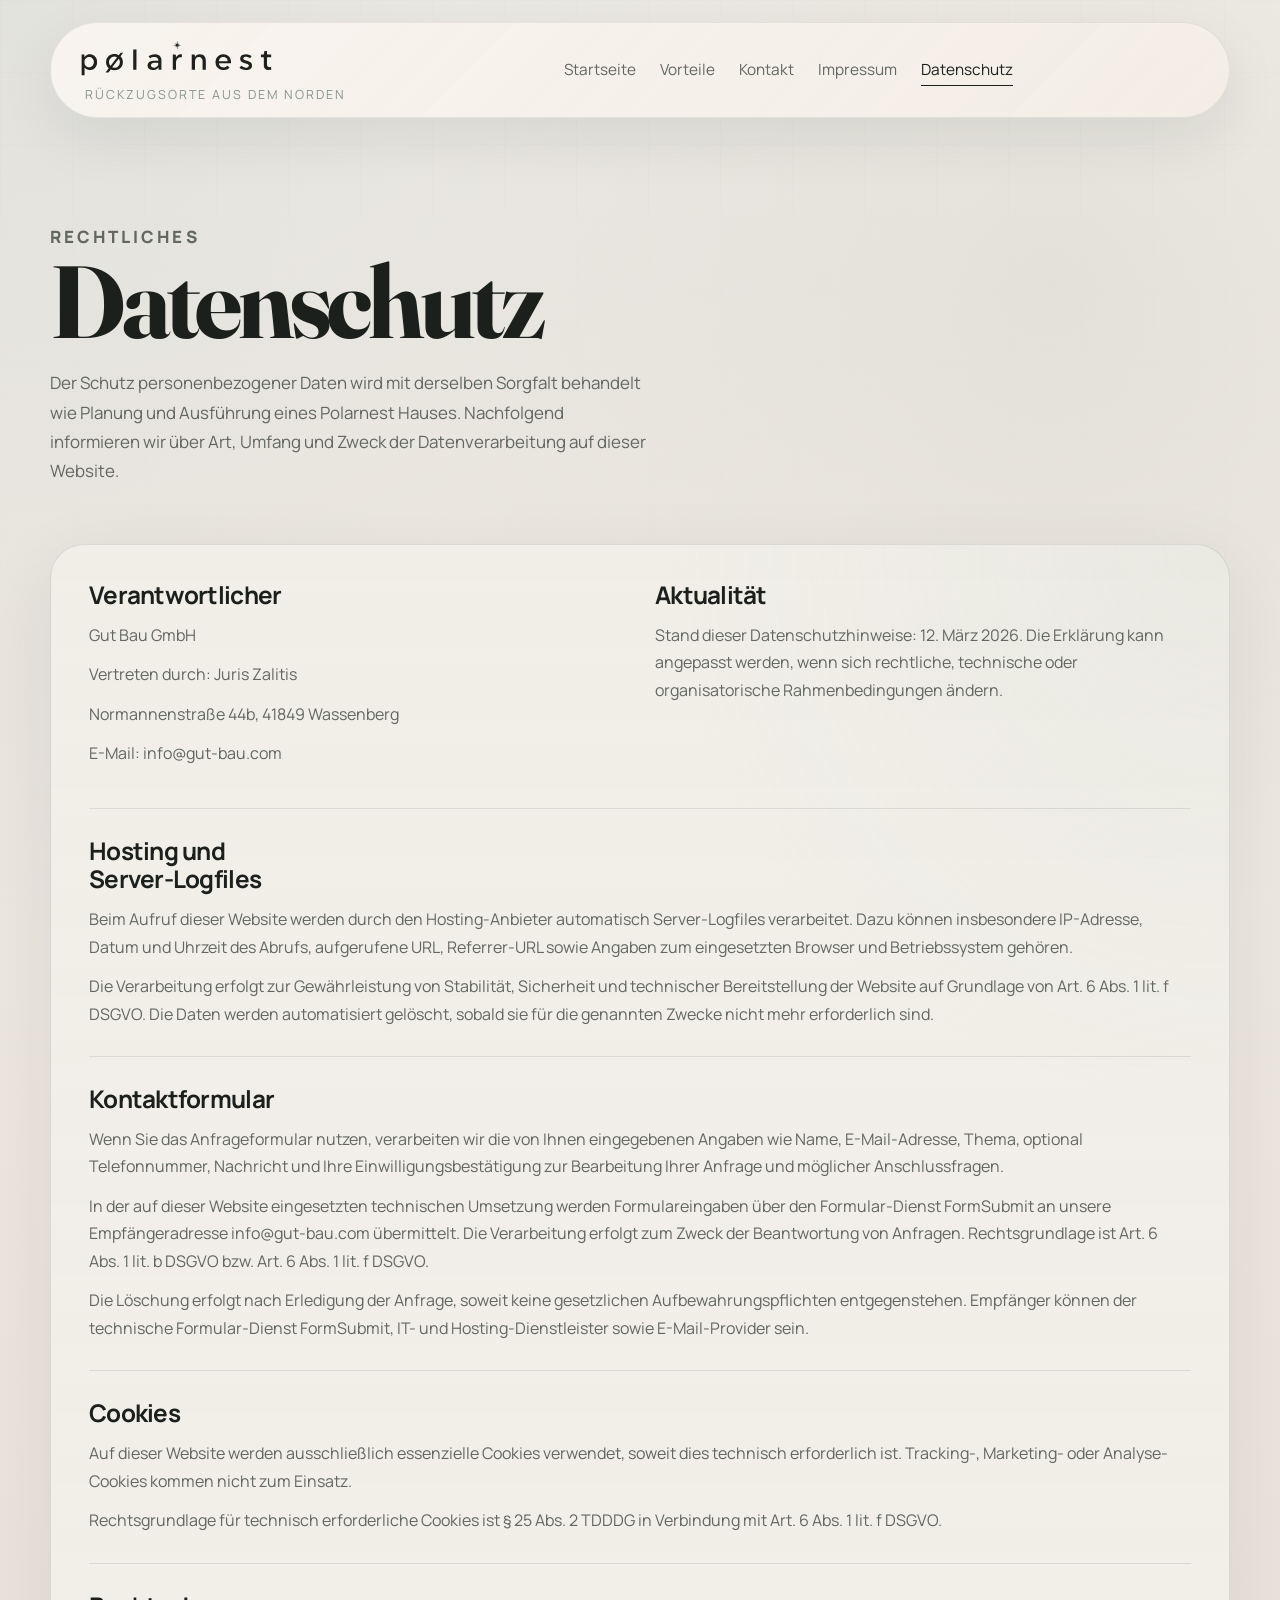
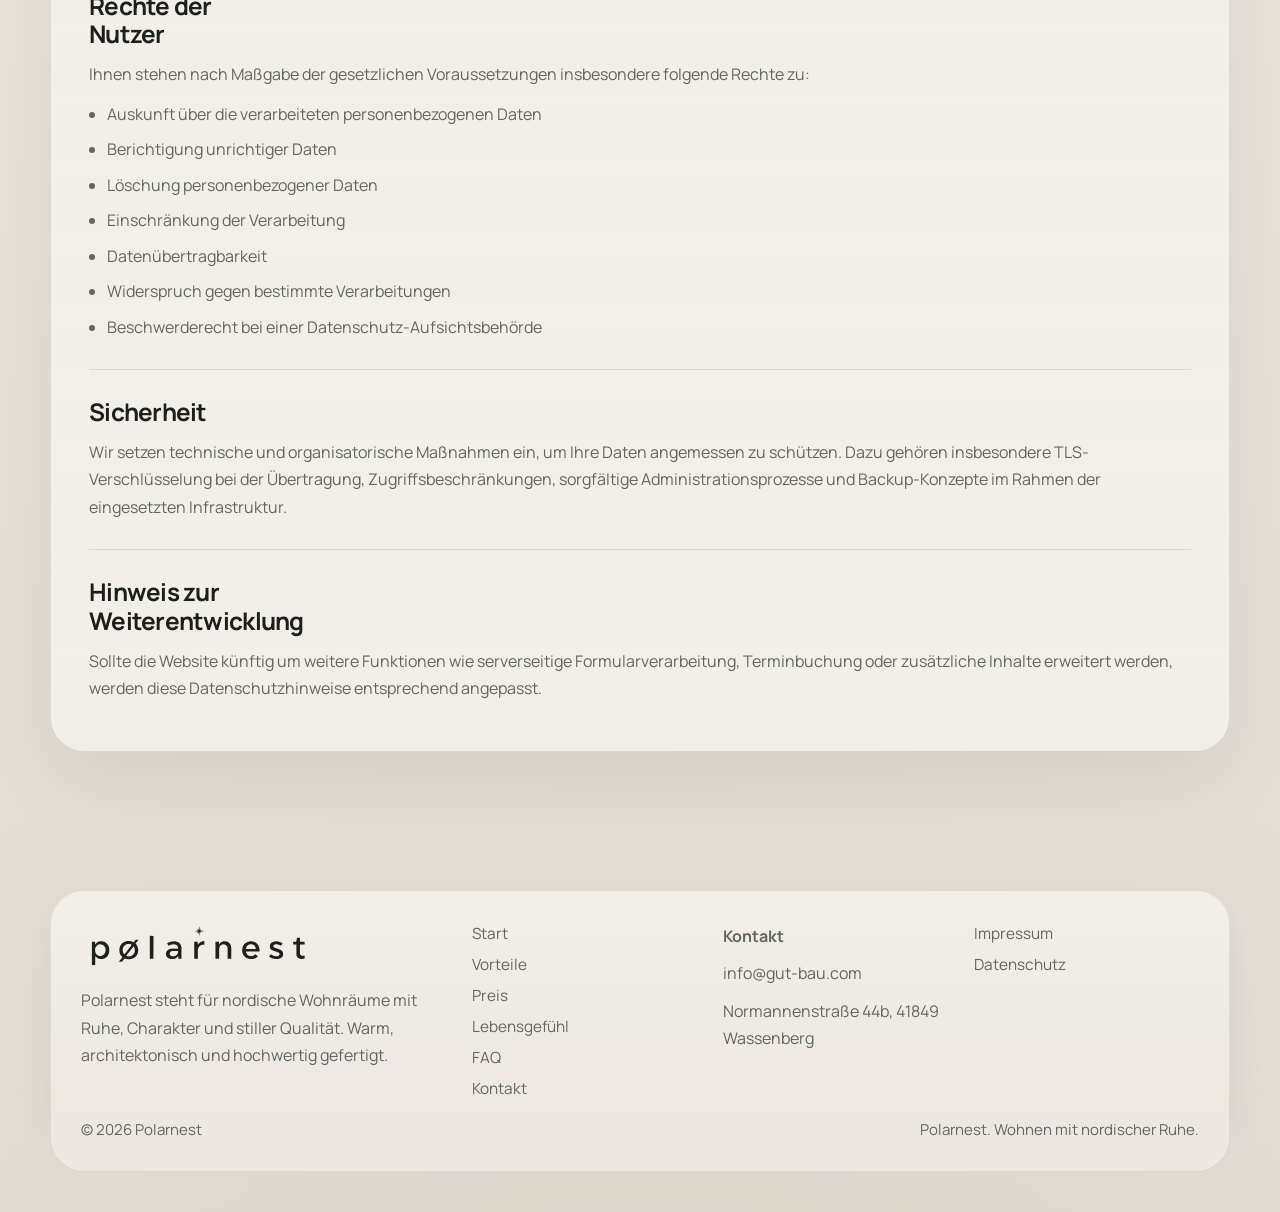
<file: datenschutz.html>
<!doctype html>
<html lang="de">
  <head>
    <meta charset="UTF-8" />
    <meta name="viewport" content="width=device-width, initial-scale=1.0" />
    <title>Datenschutz | Polarnest</title>
    <meta
      name="description"
      content="Datenschutzhinweise für die Website der Premium-Marke Polarnest."
    />
    <meta name="theme-color" content="#10213f" />
    <meta property="og:locale" content="de_DE" />
    <meta property="og:type" content="website" />
    <meta property="og:title" content="Datenschutz | Polarnest" />
    <meta
      property="og:description"
      content="Datenschutzhinweise zu Verantwortlichen, Hosting, Kontaktformular und Nutzerrechten."
    />
    <meta property="og:url" content="https://polarnest.vercel.app/datenschutz.html" />
    <meta property="og:image" content="https://polarnest.vercel.app/assets/images/hero-exterior.jpg" />
    <link rel="canonical" href="https://polarnest.vercel.app/datenschutz.html" />
    <link rel="preconnect" href="https://fonts.googleapis.com" />
    <link rel="preconnect" href="https://fonts.gstatic.com" crossorigin />
    <link
      href="https://fonts.googleapis.com/css2?family=Fraunces:opsz,wght@9..144,500;9..144,600;9..144,700&family=Manrope:wght@400;500;600;700;800&display=swap"
      rel="stylesheet"
    />
    <link rel="icon" href="favicon.svg" type="image/svg+xml" />
    <link rel="stylesheet" href="styles.css" />
    <script>
      document.documentElement.classList.add("js");
    </script>
    <script defer src="script.js"></script>
  </head>
  <body class="page" data-page="datenschutz">
    <a class="skip-link" href="#main-content">Zum Inhalt springen</a>

    <header class="site-header">
      <div class="topbar">
        <a class="brand" href="index.html" aria-label="Polarnest Startseite">
          <img
            class="brand__logo"
            src="assets/brand/polarnest-logo.svg"
            alt=""
            width="1776"
            height="349"
            aria-hidden="true"
          />
          <span class="brand__subline">Rückzugsorte aus dem Norden</span>
        </a>

        <button
          class="nav-toggle"
          type="button"
          aria-expanded="false"
          aria-controls="site-nav"
          data-nav-toggle
        >
          <span class="nav-toggle__label sr-only">Navigation öffnen</span>
          <span class="nav-toggle__icon" aria-hidden="true">
            <span></span>
            <span></span>
            <span></span>
          </span>
        </button>

        <nav class="site-nav" id="site-nav" data-nav aria-label="Hauptnavigation">
          <a href="index.html">Startseite</a>
          <a href="index.html#vorteile">Vorteile</a>
          <a href="index.html#kontakt">Kontakt</a>
          <a href="impressum.html" data-page-link>Impressum</a>
          <a href="datenschutz.html" data-page-link>Datenschutz</a>
        </nav>
      </div>
    </header>

    <section class="page-hero" aria-labelledby="page-title">
      <div class="page-hero__inner">
        <p class="eyebrow">Rechtliches</p>
        <h1 id="page-title">Datenschutz</h1>
        <p>
          Der Schutz personenbezogener Daten wird mit derselben Sorgfalt behandelt
          wie Planung und Ausführung eines Polarnest Hauses. Nachfolgend informieren
          wir über Art, Umfang und Zweck der Datenverarbeitung auf dieser Website.
        </p>
      </div>
    </section>

    <main class="legal-main" id="main-content">
      <section class="legal-panel-wrap">
        <article class="legal-panel surface-card">
          <div class="legal-panel__grid">
            <section class="legal-panel__section" aria-labelledby="controller-title">
              <h2 id="controller-title">Verantwortlicher</h2>
              <p>Gut Bau GmbH</p>
              <p>Vertreten durch: Juris Zalitis</p>
              <p>Normannenstraße 44b, 41849 Wassenberg</p>
              <p>E-Mail: <a href="mailto:info@gut-bau.com">info@gut-bau.com</a></p>
            </section>

            <section class="legal-panel__section" aria-labelledby="update-title">
              <h2 id="update-title">Aktualität</h2>
              <p>
                Stand dieser Datenschutzhinweise: 12. März 2026. Die Erklärung
                kann angepasst werden, wenn sich rechtliche, technische oder
                organisatorische Rahmenbedingungen ändern.
              </p>
            </section>
          </div>

          <section class="legal-panel__section" aria-labelledby="hosting-title">
            <h2 id="hosting-title">Hosting und Server-Logfiles</h2>
            <p>
              Beim Aufruf dieser Website werden durch den Hosting-Anbieter automatisch
              Server-Logfiles verarbeitet. Dazu können insbesondere IP-Adresse,
              Datum und Uhrzeit des Abrufs, aufgerufene URL, Referrer-URL sowie
              Angaben zum eingesetzten Browser und Betriebssystem gehören.
            </p>
            <p>
              Die Verarbeitung erfolgt zur Gewährleistung von Stabilität, Sicherheit
              und technischer Bereitstellung der Website auf Grundlage von Art. 6
              Abs. 1 lit. f DSGVO. Die Daten werden automatisiert gelöscht, sobald
              sie für die genannten Zwecke nicht mehr erforderlich sind.
            </p>
          </section>

          <section class="legal-panel__section" aria-labelledby="form-title">
            <h2 id="form-title">Kontaktformular</h2>
            <p>
              Wenn Sie das Anfrageformular nutzen, verarbeiten wir die von Ihnen
              eingegebenen Angaben wie Name, E-Mail-Adresse, Thema, optional Telefonnummer,
              Nachricht und Ihre Einwilligungsbestätigung zur Bearbeitung Ihrer Anfrage
              und möglicher Anschlussfragen.
            </p>
            <p>
              In der auf dieser Website eingesetzten technischen Umsetzung werden
              Formulareingaben über den Formular-Dienst FormSubmit an unsere
              Empfängeradresse <a href="mailto:info@gut-bau.com">info@gut-bau.com</a>
              übermittelt. Die Verarbeitung erfolgt zum Zweck der Beantwortung
              von Anfragen. Rechtsgrundlage ist Art. 6 Abs. 1 lit. b DSGVO bzw.
              Art. 6 Abs. 1 lit. f DSGVO.
            </p>
            <p>
              Die Löschung erfolgt nach Erledigung der Anfrage, soweit keine
              gesetzlichen Aufbewahrungspflichten entgegenstehen. Empfänger können
              der technische Formular-Dienst FormSubmit, IT- und Hosting-Dienstleister
              sowie E-Mail-Provider sein.
            </p>
          </section>

          <section class="legal-panel__section" aria-labelledby="cookies-title">
            <h2 id="cookies-title">Cookies</h2>
            <p>
              Auf dieser Website werden ausschließlich essenzielle Cookies verwendet,
              soweit dies technisch erforderlich ist. Tracking-, Marketing- oder
              Analyse-Cookies kommen nicht zum Einsatz.
            </p>
            <p>
              Rechtsgrundlage für technisch erforderliche Cookies ist § 25 Abs. 2
              TDDDG in Verbindung mit Art. 6 Abs. 1 lit. f DSGVO.
            </p>
          </section>

          <section class="legal-panel__section" aria-labelledby="rights-title">
            <h2 id="rights-title">Rechte der Nutzer</h2>
            <p>
              Ihnen stehen nach Maßgabe der gesetzlichen Voraussetzungen insbesondere
              folgende Rechte zu:
            </p>
            <ul>
              <li>Auskunft über die verarbeiteten personenbezogenen Daten</li>
              <li>Berichtigung unrichtiger Daten</li>
              <li>Löschung personenbezogener Daten</li>
              <li>Einschränkung der Verarbeitung</li>
              <li>Datenübertragbarkeit</li>
              <li>Widerspruch gegen bestimmte Verarbeitungen</li>
              <li>Beschwerderecht bei einer Datenschutz-Aufsichtsbehörde</li>
            </ul>
          </section>

          <section class="legal-panel__section" aria-labelledby="security-title">
            <h2 id="security-title">Sicherheit</h2>
            <p>
              Wir setzen technische und organisatorische Maßnahmen ein, um Ihre
              Daten angemessen zu schützen. Dazu gehören insbesondere
              TLS-Verschlüsselung bei der Übertragung, Zugriffsbeschränkungen,
              sorgfältige Administrationsprozesse und Backup-Konzepte im Rahmen
              der eingesetzten Infrastruktur.
            </p>
          </section>

          <section class="legal-panel__section" aria-labelledby="future-title">
            <h2 id="future-title">Hinweis zur Weiterentwicklung</h2>
            <p>
              Sollte die Website künftig um weitere Funktionen wie serverseitige
              Formularverarbeitung, Terminbuchung oder zusätzliche Inhalte erweitert
              werden, werden diese Datenschutzhinweise entsprechend angepasst.
            </p>
          </section>
        </article>
      </section>
    </main>

    <footer class="site-footer">
      <div class="footer-grid">
        <div>
          <a class="brand brand--footer" href="index.html" aria-label="Polarnest Startseite">
            <img
              class="brand__logo"
              src="assets/brand/polarnest-logo.svg"
              alt=""
              width="1776"
              height="349"
              aria-hidden="true"
            />
          </a>
          <p class="footer-copy">
            Polarnest steht für nordische Wohnräume mit Ruhe, Charakter und stiller Qualität.
            Warm, architektonisch und hochwertig gefertigt.
          </p>
        </div>

        <nav class="footer-nav" aria-label="Footer Navigation">
          <a href="index.html#hero">Start</a>
          <a href="index.html#vorteile">Vorteile</a>
          <a href="index.html#preis">Preis</a>
          <a href="index.html#leben">Lebensgefühl</a>
          <a href="index.html#faq">FAQ</a>
          <a href="index.html#kontakt">Kontakt</a>
        </nav>

        <div class="footer-contact">
          <p><strong>Kontakt</strong></p>
          <p><a href="mailto:info@gut-bau.com">info@gut-bau.com</a></p>
          <p>Normannenstraße 44b, 41849 Wassenberg</p>
        </div>

        <div class="footer-legal">
          <a href="impressum.html">Impressum</a>
          <a href="datenschutz.html">Datenschutz</a>
        </div>
      </div>

      <div class="footer-bottom">
        <p>&copy; <span id="year"></span> Polarnest</p>
        <p>Polarnest. Wohnen mit nordischer Ruhe.</p>
      </div>
    </footer>
  </body>
</html>
</file>
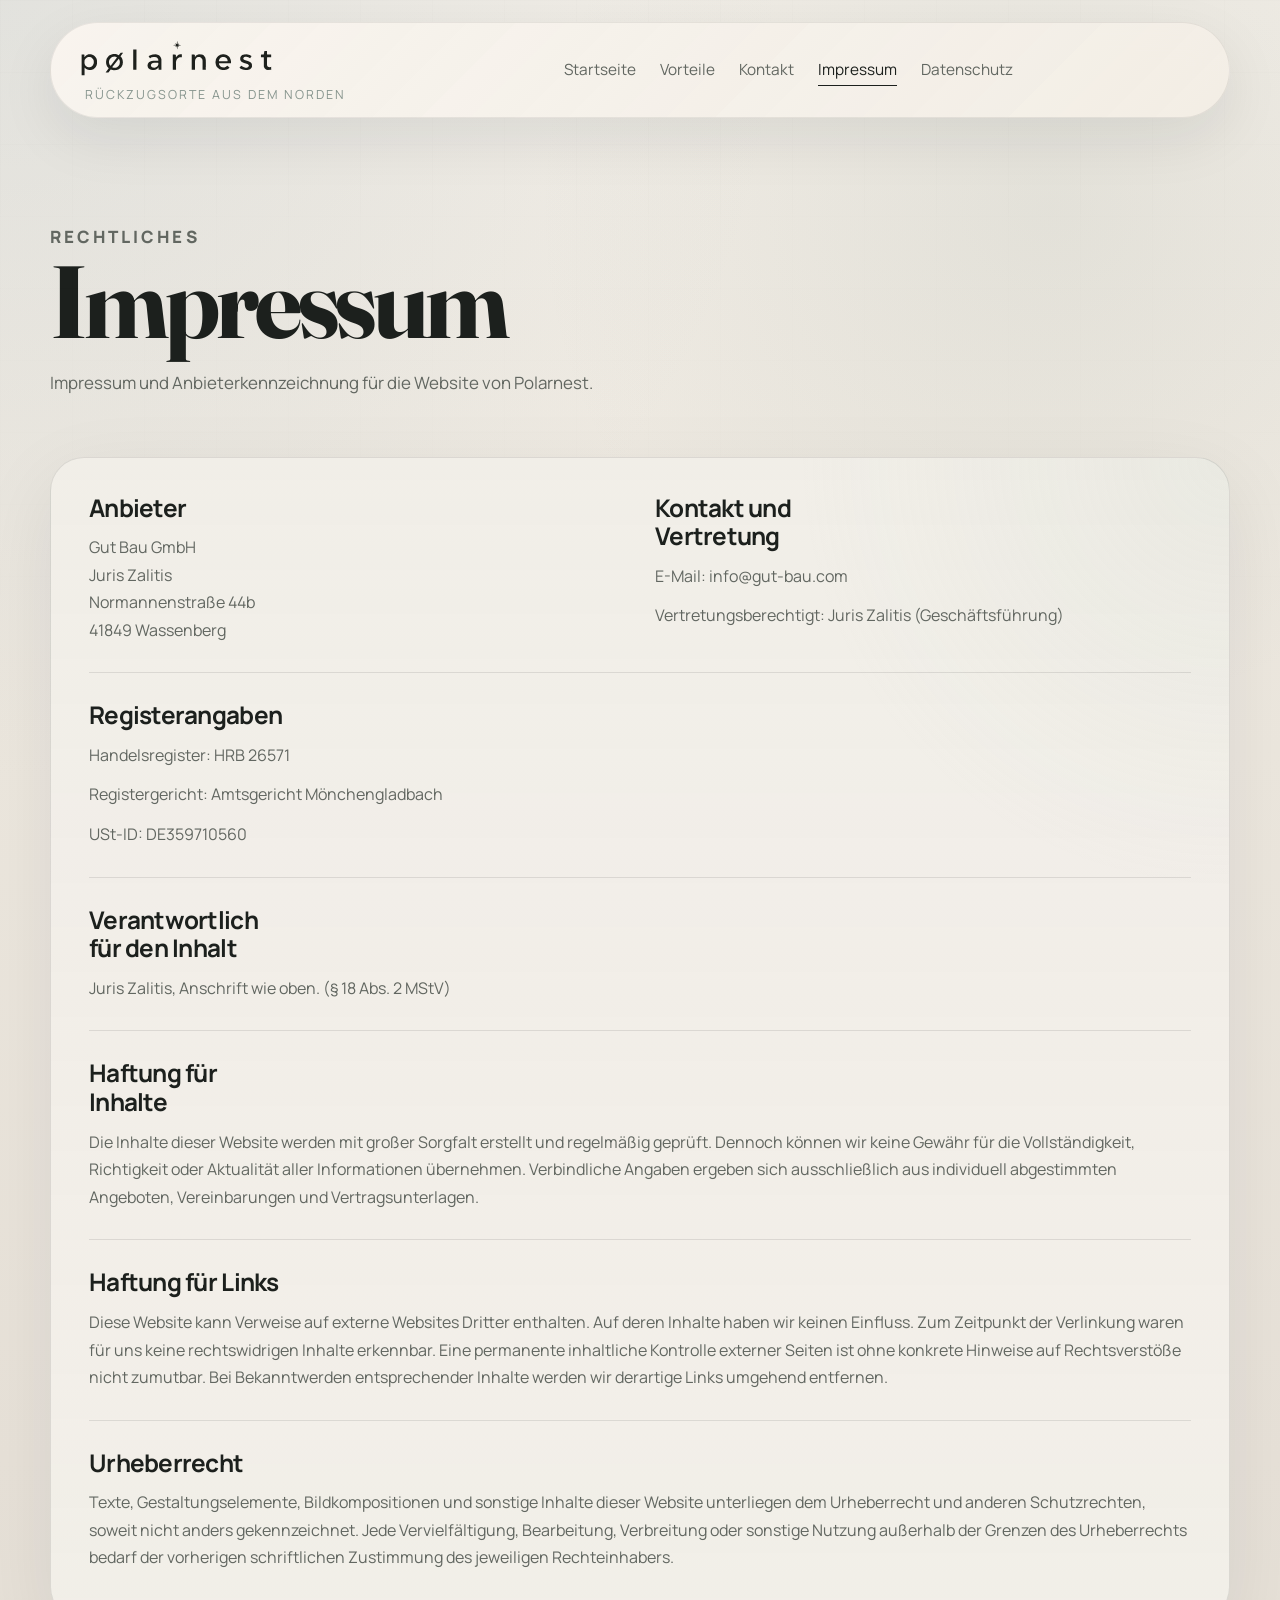
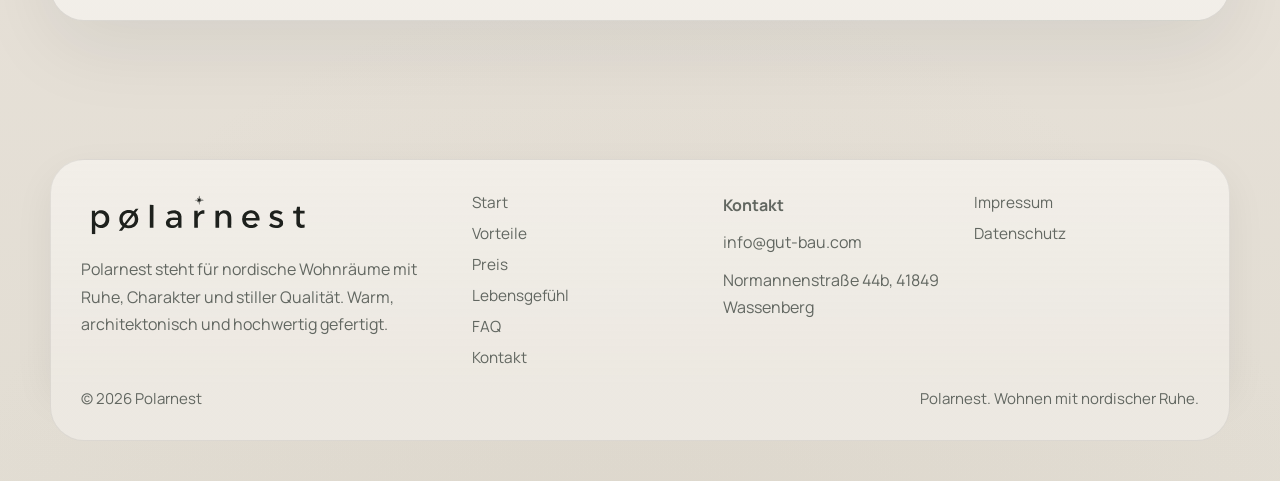
<file: impressum.html>
<!doctype html>
<html lang="de">
  <head>
    <meta charset="UTF-8" />
    <meta name="viewport" content="width=device-width, initial-scale=1.0" />
    <title>Impressum | Polarnest</title>
    <meta
      name="description"
      content="Impressum der Marke Polarnest mit allen Pflichtangaben zum Anbieter dieser Website."
    />
    <meta name="theme-color" content="#10213f" />
    <meta property="og:locale" content="de_DE" />
    <meta property="og:type" content="website" />
    <meta property="og:title" content="Impressum | Polarnest" />
    <meta
      property="og:description"
      content="Anbieterkennzeichnung für die Website der Marke Polarnest."
    />
    <meta property="og:url" content="https://polarnest.vercel.app/impressum.html" />
    <meta property="og:image" content="https://polarnest.vercel.app/assets/images/hero-exterior.jpg" />
    <link rel="canonical" href="https://polarnest.vercel.app/impressum.html" />
    <link rel="preconnect" href="https://fonts.googleapis.com" />
    <link rel="preconnect" href="https://fonts.gstatic.com" crossorigin />
    <link
      href="https://fonts.googleapis.com/css2?family=Fraunces:opsz,wght@9..144,500;9..144,600;9..144,700&family=Manrope:wght@400;500;600;700;800&display=swap"
      rel="stylesheet"
    />
    <link rel="icon" href="favicon.svg" type="image/svg+xml" />
    <link rel="stylesheet" href="styles.css" />
    <script>
      document.documentElement.classList.add("js");
    </script>
    <script defer src="script.js"></script>
  </head>
  <body class="page" data-page="impressum">
    <a class="skip-link" href="#main-content">Zum Inhalt springen</a>

    <header class="site-header">
      <div class="topbar">
        <a class="brand" href="index.html" aria-label="Polarnest Startseite">
          <img
            class="brand__logo"
            src="assets/brand/polarnest-logo.svg"
            alt=""
            width="1776"
            height="349"
            aria-hidden="true"
          />
          <span class="brand__subline">Rückzugsorte aus dem Norden</span>
        </a>

        <button
          class="nav-toggle"
          type="button"
          aria-expanded="false"
          aria-controls="site-nav"
          data-nav-toggle
        >
          <span class="nav-toggle__label sr-only">Navigation öffnen</span>
          <span class="nav-toggle__icon" aria-hidden="true">
            <span></span>
            <span></span>
            <span></span>
          </span>
        </button>

        <nav class="site-nav" id="site-nav" data-nav aria-label="Hauptnavigation">
          <a href="index.html">Startseite</a>
          <a href="index.html#vorteile">Vorteile</a>
          <a href="index.html#kontakt">Kontakt</a>
          <a href="impressum.html" data-page-link>Impressum</a>
          <a href="datenschutz.html" data-page-link>Datenschutz</a>
        </nav>
      </div>
    </header>

    <section class="page-hero" aria-labelledby="page-title">
      <div class="page-hero__inner">
        <p class="eyebrow">Rechtliches</p>
        <h1 id="page-title">Impressum</h1>
        <p>Impressum und Anbieterkennzeichnung für die Website von Polarnest.</p>
      </div>
    </section>

    <main class="legal-main" id="main-content">
      <section class="legal-panel-wrap">
        <article class="legal-panel surface-card">
          <div class="legal-panel__grid">
            <section class="legal-panel__section" aria-labelledby="anbieter-title">
              <h2 id="anbieter-title">Anbieter</h2>
              <address>
                Gut Bau GmbH<br />
                Juris Zalitis<br />
                Normannenstraße 44b<br />
                41849 Wassenberg
              </address>
            </section>

            <section class="legal-panel__section" aria-labelledby="kontakt-title">
              <h2 id="kontakt-title">Kontakt und Vertretung</h2>
              <p>E-Mail: <a href="mailto:info@gut-bau.com">info@gut-bau.com</a></p>
              <p>Vertretungsberechtigt: Juris Zalitis (Geschäftsführung)</p>
            </section>
          </div>

          <section class="legal-panel__section" aria-labelledby="register-title">
            <h2 id="register-title">Registerangaben</h2>
            <p>Handelsregister: HRB 26571</p>
            <p>Registergericht: Amtsgericht Mönchengladbach</p>
            <p>USt-ID: DE359710560</p>
          </section>

          <section class="legal-panel__section" aria-labelledby="content-title">
            <h2 id="content-title">Verantwortlich für den Inhalt</h2>
            <p>Juris Zalitis, Anschrift wie oben. (§ 18 Abs. 2 MStV)</p>
          </section>

          <section class="legal-panel__section" aria-labelledby="liability-title">
            <h2 id="liability-title">Haftung für Inhalte</h2>
            <p>
              Die Inhalte dieser Website werden mit großer Sorgfalt erstellt und
              regelmäßig geprüft. Dennoch können wir keine Gewähr für die
              Vollständigkeit, Richtigkeit oder Aktualität aller Informationen
              übernehmen. Verbindliche Angaben ergeben sich ausschließlich aus
              individuell abgestimmten Angeboten, Vereinbarungen und Vertragsunterlagen.
            </p>
          </section>

          <section class="legal-panel__section" aria-labelledby="links-title">
            <h2 id="links-title">Haftung für Links</h2>
            <p>
              Diese Website kann Verweise auf externe Websites Dritter enthalten.
              Auf deren Inhalte haben wir keinen Einfluss. Zum Zeitpunkt der
              Verlinkung waren für uns keine rechtswidrigen Inhalte erkennbar.
              Eine permanente inhaltliche Kontrolle externer Seiten ist ohne
              konkrete Hinweise auf Rechtsverstöße nicht zumutbar. Bei Bekanntwerden
              entsprechender Inhalte werden wir derartige Links umgehend entfernen.
            </p>
          </section>

          <section class="legal-panel__section" aria-labelledby="copyright-title">
            <h2 id="copyright-title">Urheberrecht</h2>
            <p>
              Texte, Gestaltungselemente, Bildkompositionen und sonstige Inhalte
              dieser Website unterliegen dem Urheberrecht und anderen Schutzrechten,
              soweit nicht anders gekennzeichnet. Jede Vervielfältigung,
              Bearbeitung, Verbreitung oder sonstige Nutzung außerhalb der Grenzen
              des Urheberrechts bedarf der vorherigen schriftlichen Zustimmung des
              jeweiligen Rechteinhabers.
            </p>
          </section>
        </article>
      </section>
    </main>

    <footer class="site-footer">
      <div class="footer-grid">
        <div>
          <a class="brand brand--footer" href="index.html" aria-label="Polarnest Startseite">
            <img
              class="brand__logo"
              src="assets/brand/polarnest-logo.svg"
              alt=""
              width="1776"
              height="349"
              aria-hidden="true"
            />
          </a>
          <p class="footer-copy">
            Polarnest steht für nordische Wohnräume mit Ruhe, Charakter und stiller Qualität.
            Warm, architektonisch und hochwertig gefertigt.
          </p>
        </div>

        <nav class="footer-nav" aria-label="Footer Navigation">
          <a href="index.html#hero">Start</a>
          <a href="index.html#vorteile">Vorteile</a>
          <a href="index.html#preis">Preis</a>
          <a href="index.html#leben">Lebensgefühl</a>
          <a href="index.html#faq">FAQ</a>
          <a href="index.html#kontakt">Kontakt</a>
        </nav>

        <div class="footer-contact">
          <p><strong>Kontakt</strong></p>
          <p><a href="mailto:info@gut-bau.com">info@gut-bau.com</a></p>
          <p>Normannenstraße 44b, 41849 Wassenberg</p>
        </div>

        <div class="footer-legal">
          <a href="impressum.html">Impressum</a>
          <a href="datenschutz.html">Datenschutz</a>
        </div>
      </div>

      <div class="footer-bottom">
        <p>&copy; <span id="year"></span> Polarnest</p>
        <p>Polarnest. Wohnen mit nordischer Ruhe.</p>
      </div>
    </footer>
  </body>
</html>
</file>
<file: styles.css>
:root {
  --bg: #efeae2;
  --bg-soft: #e4ddd3;
  --surface: #f6f1ea;
  --surface-strong: rgba(246, 241, 234, 0.9);
  --green: #6c7f73;
  --green-deep: #4f6359;
  --sage: #8c9d93;
  --mist: #d2d9d3;
  --stone: #b7ab9b;
  --sky: #9bacb3;
  --sky-deep: #5c7482;
  --sky-night: #203748;
  --text: #1c201d;
  --muted: #626761;
  --border: rgba(28, 32, 29, 0.11);
  --border-strong: rgba(32, 55, 72, 0.18);
  --shadow: 0 24px 80px rgba(18, 28, 35, 0.08);
  --shadow-soft: 0 14px 40px rgba(18, 28, 35, 0.06);
  --shadow-elevated: 0 34px 110px rgba(18, 28, 35, 0.14);
  --radius-xs: 14px;
  --radius-sm: 18px;
  --radius-md: 24px;
  --radius-lg: 34px;
  --container: min(1180px, calc(100vw - 48px));
}

*,
*::before,
*::after {
  box-sizing: border-box;
}

html {
  scroll-behavior: smooth;
  scroll-padding-top: 7rem;
}

body {
  margin: 0;
  color: var(--text);
  font-family: "Manrope", sans-serif;
  background:
    radial-gradient(circle at top left, rgba(155, 172, 179, 0.18), transparent 32%),
    radial-gradient(circle at 82% 10%, rgba(108, 127, 115, 0.1), transparent 24%),
    radial-gradient(circle at 50% 110%, rgba(183, 171, 155, 0.14), transparent 30%),
    linear-gradient(180deg, #f2eee7 0%, #ece7de 36%, #e7e1d8 70%, #e2ddd3 100%);
  min-height: 100vh;
}

body::before {
  content: "";
  position: fixed;
  inset: 0;
  background:
    linear-gradient(rgba(30, 33, 29, 0.024) 1px, transparent 1px),
    linear-gradient(90deg, rgba(30, 33, 29, 0.024) 1px, transparent 1px);
  background-size: 72px 72px;
  mask-image: linear-gradient(180deg, rgba(0, 0, 0, 0.34), transparent 88%);
  pointer-events: none;
  z-index: 0;
}

img {
  display: block;
  max-width: 100%;
}

figure {
  margin: 0;
}

a {
  color: inherit;
  text-decoration: none;
}

button,
input,
textarea,
select {
  font: inherit;
  -webkit-tap-highlight-color: transparent;
}

button {
  border: 0;
  background: none;
  cursor: pointer;
}

textarea {
  resize: vertical;
}

.js body {
  overflow-x: hidden;
}

body.nav-open {
  overflow: hidden;
}

.skip-link {
  position: fixed;
  top: 1rem;
  left: 1rem;
  padding: 0.8rem 1rem;
  border-radius: 999px;
  background: var(--green-deep);
  color: #f7f5f1;
  transform: translateY(-140%);
  transition: transform 180ms ease;
  z-index: 100;
}

.skip-link:focus {
  transform: translateY(0);
}

.site-header,
.section,
.site-footer {
  position: relative;
  z-index: 1;
}

.site-header {
  padding-top: 22px;
}

.topbar {
  width: var(--container);
  margin: 0 auto;
  padding: 15px 20px;
  display: flex;
  align-items: center;
  gap: 22px;
  border: 1px solid rgba(30, 33, 29, 0.08);
  border-radius: 999px;
  backdrop-filter: blur(18px);
  background:
    linear-gradient(135deg, rgba(248, 244, 238, 0.94), rgba(242, 237, 229, 0.84)),
    rgba(246, 241, 234, 0.82);
  box-shadow: 0 20px 58px rgba(18, 28, 35, 0.08);
  position: sticky;
  top: 16px;
}

.brand {
  display: inline-flex;
  flex-direction: column;
  gap: 4px;
  padding-left: 8px;
}

.brand__wordmark {
  font-family: "Fraunces", serif;
  font-size: 1.4rem;
  font-weight: 600;
  letter-spacing: -0.03em;
}

.brand__logo {
  display: block;
  width: clamp(164px, 16vw, 228px);
  height: auto;
}

.brand--footer .brand__logo {
  width: clamp(170px, 18vw, 242px);
}

.brand__subline {
  color: color-mix(in srgb, var(--green-deep) 68%, white);
  font-size: 0.78rem;
  letter-spacing: 0.16em;
  line-height: 1.1;
  margin-top: 6px;
  padding-left: 6px;
  text-transform: uppercase;
}

.site-nav {
  display: flex;
  align-items: center;
  justify-content: center;
  gap: 24px;
  margin-left: auto;
  margin-right: auto;
}

.site-nav a,
.footer-nav a,
.footer-legal a {
  position: relative;
  color: var(--muted);
  font-size: 0.96rem;
  transition: color 180ms ease;
}

.site-nav a::after,
.footer-nav a::after,
.footer-legal a::after {
  content: "";
  position: absolute;
  left: 0;
  bottom: -6px;
  width: 100%;
  height: 1px;
  background: currentColor;
  transform: scaleX(0);
  transform-origin: left center;
  transition: transform 180ms ease;
}

.site-nav a:hover,
.site-nav a:focus-visible,
.site-nav a.is-active,
.site-nav a[aria-current="page"],
.footer-nav a:hover,
.footer-nav a:focus-visible,
.footer-legal a:hover,
.footer-legal a:focus-visible {
  color: var(--text);
}

.site-nav a:hover::after,
.site-nav a:focus-visible::after,
.site-nav a.is-active::after,
.site-nav a[aria-current="page"]::after,
.footer-nav a:hover::after,
.footer-nav a:focus-visible::after,
.footer-legal a:hover::after,
.footer-legal a:focus-visible::after {
  transform: scaleX(1);
}

.topbar__cta {
  margin-left: auto;
}

.button {
  display: inline-flex;
  align-items: center;
  justify-content: center;
  min-height: 50px;
  padding: 0 22px;
  border: 1px solid transparent;
  border-radius: 999px;
  font-weight: 700;
  transition:
    transform 180ms ease,
    box-shadow 180ms ease,
    background-color 180ms ease,
    border-color 180ms ease,
    color 180ms ease;
}

.button:hover,
.button:focus-visible {
  transform: translateY(-2px);
}

.button--primary {
  background: linear-gradient(135deg, #213747, #406070);
  color: #f7f5f1;
  box-shadow: 0 20px 44px rgba(32, 55, 72, 0.22);
}

.button--primary:hover,
.button--primary:focus-visible {
  box-shadow: 0 22px 48px rgba(32, 55, 72, 0.26);
}

.button--secondary {
  background: linear-gradient(180deg, rgba(250, 248, 244, 0.98), rgba(244, 239, 232, 0.94));
  color: var(--text);
  border-color: var(--border);
}

.button--secondary:hover,
.button--secondary:focus-visible {
  box-shadow: var(--shadow-soft);
}

.nav-toggle {
  display: none;
  align-self: center;
}

.section {
  width: var(--container);
  margin: 0 auto;
  padding: 56px 0;
}

main > .section + .section {
  margin-top: 28px;
}

main > .hero + .section {
  margin-top: 36px;
}

.section--panel {
  border-radius: 42px;
  padding-inline: 30px;
  background:
    linear-gradient(180deg, rgba(246, 241, 234, 0.92), rgba(221, 228, 225, 0.54)),
    rgba(246, 241, 234, 0.82);
}

.section--tone-mist,
.section--tone-sage,
.section--tone-forest,
.section--tone-stone,
.section--tone-warm {
  position: relative;
  isolation: isolate;
  overflow: clip;
  border-radius: 42px;
  padding-inline: 30px;
  border: 1px solid rgba(30, 33, 29, 0.07);
  box-shadow: inset 0 1px 0 rgba(255, 255, 255, 0.4);
}

.section--panel,
.section--tone-mist,
.section--tone-sage,
.section--tone-forest,
.section--tone-stone,
.section--tone-warm {
  position: relative;
  isolation: isolate;
  overflow: clip;
}

.section--panel::before,
.section--tone-mist::before,
.section--tone-sage::before,
.section--tone-forest::before,
.section--tone-stone::before,
.section--tone-warm::before {
  content: "";
  position: absolute;
  inset: 0;
  background:
    radial-gradient(circle at 88% 14%, rgba(255, 255, 255, 0.34), transparent 24%),
    radial-gradient(circle at 0% 100%, rgba(95, 120, 135, 0.08), transparent 26%);
  pointer-events: none;
  z-index: -1;
}

.section--tone-mist {
  background:
    radial-gradient(circle at top left, rgba(155, 172, 179, 0.22), transparent 40%),
    linear-gradient(180deg, rgba(246, 241, 234, 0.84), rgba(233, 238, 236, 0.92));
}

.section--tone-sage {
  background:
    radial-gradient(circle at 84% 8%, rgba(95, 120, 135, 0.18), transparent 32%),
    linear-gradient(180deg, rgba(245, 241, 234, 0.88), rgba(216, 223, 218, 0.5));
}

.section--tone-forest {
  background:
    radial-gradient(circle at top right, rgba(92, 116, 130, 0.18), transparent 34%),
    linear-gradient(180deg, rgba(242, 238, 232, 0.82), rgba(213, 222, 219, 0.46));
}

.section--tone-stone {
  background:
    radial-gradient(circle at 8% 16%, rgba(183, 171, 155, 0.26), transparent 28%),
    linear-gradient(180deg, rgba(247, 243, 236, 0.9), rgba(238, 232, 224, 0.98));
}

.section--tone-warm {
  background:
    radial-gradient(circle at 88% 14%, rgba(108, 127, 115, 0.14), transparent 30%),
    linear-gradient(180deg, rgba(248, 244, 238, 0.94), rgba(237, 231, 222, 0.98));
}

.eyebrow,
.card-kicker,
.hero-floating__label,
.price-card__label,
.slider-header__caption {
  margin: 0;
  color: var(--green);
  font-size: 0.82rem;
  font-weight: 800;
  letter-spacing: 0.18em;
  text-transform: uppercase;
}

h1,
h2,
h3 {
  margin: 0;
  letter-spacing: -0.04em;
  line-height: 0.98;
}

h1,
h2 {
  font-family: "Fraunces", serif;
}

h1 {
  max-width: 12ch;
  font-size: clamp(3.4rem, 8vw, 6.6rem);
}

h2 {
  font-size: clamp(2.4rem, 5vw, 4.3rem);
  max-width: 12ch;
}

h3 {
  font-size: 1.42rem;
  line-height: 1.1;
}

p,
li {
  line-height: 1.72;
}

.hero__lead,
.section-heading p,
.benefit-card p,
.quality-card p,
.pricing-note,
.lifestyle-card p,
.showcase-card p,
.comfort-card p,
.special-card p,
.accordion__panel p,
.contact-copy p,
.contact-point p,
.field span,
.form-note,
.form-status,
.footer-copy,
.footer-contact p,
.hero-floating span,
.price-card span {
  color: var(--muted);
  font-size: 1rem;
}

.section-heading {
  max-width: 720px;
  margin-bottom: 32px;
}

.section-heading h2 {
  margin: 14px 0 18px;
}

.anchor-fix {
  position: relative;
  top: -120px;
  display: block;
  visibility: hidden;
}

.surface-card {
  background:
    linear-gradient(180deg, rgba(255, 255, 255, 0.56), rgba(241, 238, 232, 0.92)),
    var(--surface);
  border: 1px solid var(--border);
  box-shadow: var(--shadow);
  backdrop-filter: blur(14px);
}

.hero {
  display: grid;
  grid-template-columns: minmax(0, 1fr) minmax(0, 0.96fr);
  gap: 40px;
  align-items: center;
  margin-top: 10px;
  min-height: clamp(700px, 78vh, 860px);
  padding-top: 42px;
  padding-inline: 30px;
  border-radius: 42px;
  border: 1px solid rgba(247, 243, 236, 0.08);
  background:
    radial-gradient(circle at 12% 8%, rgba(255, 255, 255, 0.06), transparent 22%),
    radial-gradient(circle at 88% 16%, rgba(140, 157, 147, 0.16), transparent 28%),
    linear-gradient(135deg, rgba(13, 24, 36, 0.98), rgba(27, 48, 64, 0.95) 58%, rgba(90, 118, 131, 0.82) 100%);
  box-shadow: 0 36px 110px rgba(18, 28, 35, 0.18);
  overflow: hidden;
  isolation: isolate;
}

.hero__lead {
  max-width: 62ch;
  margin: 24px 0 0;
  font-size: 1.08rem;
  color: rgba(241, 238, 232, 0.82);
}

.hero h1 {
  color: #f7f3ed;
}

.hero .eyebrow {
  color: rgba(206, 221, 220, 0.92);
}

.hero__actions {
  display: flex;
  flex-wrap: wrap;
  gap: 14px;
  margin-top: 34px;
}

.hero .button--primary {
  background: linear-gradient(180deg, rgba(248, 244, 238, 0.98), rgba(236, 230, 221, 0.94));
  color: var(--text);
  box-shadow: 0 20px 46px rgba(7, 16, 28, 0.18);
}

.hero .button--secondary {
  background: rgba(247, 243, 236, 0.08);
  border-color: rgba(247, 243, 236, 0.16);
  color: #f7f3ed;
}

.hero .button--secondary:hover,
.hero .button--secondary:focus-visible {
  box-shadow: 0 18px 42px rgba(7, 16, 28, 0.16);
}

.hero__chips {
  margin: 34px 0 0;
  padding: 0;
  list-style: none;
  display: flex;
  flex-wrap: wrap;
  gap: 12px;
}

.hero__chips li {
  display: inline-flex;
  align-items: center;
  min-height: 38px;
  padding: 0 16px;
  border: 1px solid rgba(247, 243, 236, 0.16);
  border-radius: 999px;
  background: linear-gradient(180deg, rgba(255, 255, 255, 0.08), rgba(247, 243, 236, 0.08));
  color: rgba(247, 243, 236, 0.96);
  font-size: 0.95rem;
  font-weight: 700;
}

.hero__visual {
  position: relative;
  padding: 8px 0 10px;
}

.hero__details {
  position: absolute;
  inset: 0;
  pointer-events: none;
}

.hero-media,
.showcase-media__frame,
.lifestyle-card,
.special-card,
.benefit-card,
.quality-card,
.comfort-card,
.showcase-card,
.contact-form,
.contact-point,
.accordion__item,
.price-card {
  border-radius: var(--radius-md);
}

.hero-media {
  position: relative;
  height: clamp(470px, 50vw, 720px);
  overflow: hidden;
}

.hero-media::before {
  content: "";
  position: absolute;
  inset: 0;
  background:
    linear-gradient(180deg, rgba(7, 16, 28, 0.2), transparent 24%),
    radial-gradient(circle at 50% 120%, rgba(245, 243, 238, 0.16), transparent 42%);
  pointer-events: none;
  z-index: 1;
}

.hero-media::after {
  content: "";
  position: absolute;
  inset: auto 0 0;
  height: 34%;
  background: linear-gradient(180deg, rgba(241, 238, 232, 0), rgba(241, 238, 232, 0.34));
  pointer-events: none;
  z-index: 1;
}

.hero-media img,
.showcase-media__frame img,
.lifestyle-card__media img,
.special-card__media img {
  width: 100%;
  height: 100%;
  object-fit: cover;
  backface-visibility: hidden;
  transform: translateZ(0);
  transition: transform 560ms ease;
}

.media-focus-hero {
  object-position: center 56%;
}

.media-focus-house {
  object-position: center 48%;
}

.media-focus-room {
  object-position: center 42%;
}

.media-focus-process {
  object-position: center 48%;
}

.media-focus-top {
  object-position: center 22%;
}

.hero-media:hover img,
.showcase-media__frame:hover img,
.lifestyle-card:hover img,
.special-card:hover img {
  transform: translateZ(0) scale(1.04);
}

.hero-floating {
  position: absolute;
  max-width: 260px;
  padding: 20px 22px;
  pointer-events: auto;
  background:
    linear-gradient(180deg, rgba(250, 249, 246, 0.94), rgba(241, 238, 232, 0.88)),
    rgba(241, 238, 232, 0.88);
  border-radius: 30px;
  border: 1px solid rgba(30, 33, 29, 0.08);
  box-shadow: 0 26px 68px rgba(30, 33, 29, 0.14);
  backdrop-filter: blur(14px) saturate(122%);
}

.hero-floating strong {
  display: block;
  margin: 8px 0;
  font-size: clamp(1.18rem, 2vw, 1.4rem);
}

.hero-floating--price {
  left: 26px;
  bottom: 26px;
}

.hero-floating--detail {
  right: 26px;
  top: 26px;
}

.benefit-grid,
.quality-grid,
.comfort-grid,
.special-grid,
.showcase-info,
.contact-points {
  display: grid;
  gap: 20px;
}

.benefit-grid {
  grid-template-columns: repeat(4, minmax(0, 1fr));
}

.benefit-card,
.quality-card,
.comfort-card {
  min-height: 100%;
  padding: 28px;
}

.icon-badge {
  width: 52px;
  height: 52px;
  display: grid;
  place-items: center;
  margin-bottom: 18px;
  border-radius: 18px;
  background: rgba(201, 211, 199, 0.55);
  color: var(--green-deep);
}

.icon-badge svg {
  width: 24px;
  height: 24px;
  fill: none;
  stroke: currentColor;
  stroke-linecap: round;
  stroke-linejoin: round;
  stroke-width: 1.7;
}

.benefit-card:nth-child(2) .icon-badge {
  background: rgba(126, 147, 131, 0.22);
}

.benefit-card:nth-child(3) .icon-badge {
  background: rgba(95, 116, 101, 0.16);
}

.benefit-card:nth-child(4) .icon-badge {
  background: rgba(185, 177, 164, 0.24);
}

.benefit-card h3,
.quality-card h3,
.comfort-card h3,
.showcase-card h3,
.contact-point h3 {
  margin-bottom: 12px;
}

.pricing-layout {
  display: grid;
  grid-template-columns: minmax(0, 0.86fr) minmax(280px, 0.48fr);
  gap: 22px 24px;
  align-items: start;
}

.price-card {
  padding: 30px;
}

.price-card strong {
  display: block;
  margin: 14px 0 12px;
  font-family: "Fraunces", serif;
  font-size: clamp(2.2rem, 5vw, 3.8rem);
  line-height: 1;
}

.pricing-note {
  margin-top: 18px;
}

.quality-grid {
  grid-column: 1 / -1;
  grid-template-columns: repeat(4, minmax(0, 1fr));
}

.slider-shell {
  position: relative;
  padding-top: 10px;
}

.slider-header {
  position: absolute;
  top: -68px;
  right: 0;
  z-index: 2;
}

.slider-controls {
  display: inline-flex;
  gap: 10px;
}

.slider-button {
  width: 48px;
  height: 48px;
  display: grid;
  place-items: center;
  border: 1px solid var(--border);
  border-radius: 50%;
  background: rgba(241, 238, 232, 0.82);
  color: var(--text);
  transition:
    transform 180ms ease,
    box-shadow 180ms ease,
    opacity 180ms ease;
}

.slider-button:hover,
.slider-button:focus-visible {
  transform: translateY(-1px);
  box-shadow: var(--shadow-soft);
}

.slider-button:disabled {
  opacity: 0.45;
  cursor: default;
}

.slider-track {
  display: grid;
  grid-auto-flow: column;
  grid-auto-columns: minmax(310px, 35%);
  gap: 18px;
  overflow-x: auto;
  scroll-snap-type: x mandatory;
  padding-top: 6px;
  padding-bottom: 10px;
  scrollbar-width: none;
}

.slider-track::-webkit-scrollbar {
  display: none;
}

.lifestyle-card {
  display: flex;
  flex-direction: column;
  overflow: hidden;
  scroll-snap-align: start;
  background:
    linear-gradient(180deg, rgba(247, 245, 241, 0.82), rgba(241, 238, 232, 0.98)),
    var(--surface);
}

.lifestyle-card__media {
  position: relative;
  aspect-ratio: 1.06 / 0.84;
  min-height: 320px;
  overflow: hidden;
}

.lifestyle-card__media::after {
  content: "";
  position: absolute;
  inset: auto 0 -1px;
  height: 52%;
  background: linear-gradient(180deg, rgba(241, 238, 232, 0), rgba(241, 238, 232, 0.98));
  pointer-events: none;
}

.lifestyle-card__body,
.special-card__body {
  padding: 24px;
}

.lifestyle-card__body {
  position: relative;
  z-index: 1;
  margin-top: -54px;
  padding: 8px 24px 28px;
  background: linear-gradient(
    180deg,
    rgba(241, 238, 232, 0) 0%,
    rgba(241, 238, 232, 0.94) 18%,
    rgba(241, 238, 232, 1) 46%,
    rgba(241, 238, 232, 1) 100%
  );
}

.lifestyle-card__body::before {
  display: none;
}

.slider-progress {
  width: 100%;
  height: 4px;
  margin-top: 18px;
  border-radius: 999px;
  background: rgba(30, 33, 29, 0.08);
  overflow: hidden;
}

.slider-progress span {
  display: block;
  width: 20%;
  height: 100%;
  border-radius: inherit;
  background: linear-gradient(90deg, var(--green-deep), var(--sage));
  transition: width 240ms ease, transform 240ms ease;
}

.section--split {
  display: grid;
  grid-template-columns: minmax(0, 1.02fr) minmax(0, 0.98fr);
  gap: 28px;
  align-items: center;
}

#leben .section-heading {
  margin-bottom: 18px;
}

.showcase-media__frame {
  overflow: hidden;
  aspect-ratio: 1 / 1.08;
}

.showcase-info {
  grid-template-columns: repeat(2, minmax(0, 1fr));
}

.showcase-card {
  padding: 26px;
}

.comfort-grid {
  grid-template-columns: repeat(4, minmax(0, 1fr));
}

.special-grid {
  grid-template-columns: repeat(3, minmax(0, 1fr));
}

.special-card {
  overflow: hidden;
}

.special-card__media {
  aspect-ratio: 1.12 / 1;
  overflow: hidden;
}

.section--faq {
  padding-bottom: 80px;
}

.accordion {
  display: grid;
  gap: 16px;
}

.accordion__item {
  overflow: hidden;
}

.accordion__trigger {
  width: 100%;
  display: flex;
  align-items: center;
  justify-content: space-between;
  gap: 18px;
  padding: 24px 26px;
  color: var(--text);
  text-align: left;
}

.accordion__trigger span:first-child {
  font-size: 1.12rem;
  font-weight: 700;
}

.accordion__icon {
  width: 18px;
  height: 18px;
  flex: none;
  position: relative;
}

.accordion__icon::before,
.accordion__icon::after {
  content: "";
  position: absolute;
  inset: 50% 0 auto;
  height: 1.5px;
  background: currentColor;
  transform: translateY(-50%);
  transition: transform 220ms ease, opacity 220ms ease;
}

.accordion__icon::after {
  transform: translateY(-50%) rotate(90deg);
}

.accordion__trigger[aria-expanded="true"] .accordion__icon::after {
  opacity: 0;
  transform: translateY(-50%) rotate(90deg) scaleX(0);
}

.accordion__panel {
  display: grid;
  grid-template-rows: 0fr;
  transition: grid-template-rows 260ms ease;
}

.accordion__panel.is-open {
  grid-template-rows: 1fr;
}

.accordion__panel-inner {
  min-height: 0;
  overflow: hidden;
  padding: 0 26px 0;
}

.accordion__panel.is-open .accordion__panel-inner {
  padding-bottom: 24px;
}

.section--contact {
  padding-top: 28px;
}

.contact-layout {
  display: grid;
  grid-template-columns: minmax(0, 0.9fr) minmax(0, 1.1fr);
  gap: 26px;
  align-items: start;
}

.contact-points {
  margin-top: 30px;
  grid-template-columns: repeat(2, minmax(0, 1fr));
}

.contact-point {
  padding: 22px;
}

.contact-form {
  padding: 28px;
}

.gf-form {
  display: grid;
  gap: 16px;
}

.gf-grid {
  display: grid;
  grid-template-columns: repeat(2, minmax(0, 1fr));
  gap: 16px;
}

.gf-field {
  display: grid;
  gap: 8px;
}

.gf-label {
  color: var(--green);
  font-size: 0.78rem;
  font-weight: 800;
  letter-spacing: 0.16em;
  text-transform: uppercase;
}

.gf-input {
  width: 100%;
  min-height: 54px;
  padding: 14px 16px;
  border: 1px solid var(--border);
  border-radius: 18px;
  background: rgba(255, 255, 255, 0.56);
  color: var(--text);
  transition:
    border-color 180ms ease,
    box-shadow 180ms ease,
    background-color 180ms ease;
}

.gf-input::placeholder {
  color: rgba(94, 98, 92, 0.72);
}

.gf-input:focus {
  outline: none;
  border-color: var(--border-strong);
  box-shadow: 0 0 0 4px rgba(126, 147, 131, 0.14);
  background: rgba(255, 255, 255, 0.82);
}

.gf-select {
  appearance: none;
  background-image: url("data:image/svg+xml;utf8,<svg xmlns='http://www.w3.org/2000/svg' width='20' height='20' viewBox='0 0 20 20'><path d='M6 8l4 4 4-4' fill='none' stroke='%235e625c' stroke-width='1.6' stroke-linecap='round' stroke-linejoin='round'/></svg>");
  background-repeat: no-repeat;
  background-position: right 16px center;
  padding-right: 48px;
  cursor: pointer;
}

.gf-textarea {
  min-height: 148px;
  resize: vertical;
}

.gf-consent {
  display: flex;
  flex-wrap: wrap;
  align-items: flex-start;
  gap: 8px;
  color: var(--muted);
  font-size: 0.95rem;
}

.gf-consent input[type="checkbox"] {
  width: 18px;
  height: 18px;
  margin: 2px 6px 0 0;
  accent-color: var(--green-deep);
}

.gf-consent label,
.gf-consent span {
  line-height: 1.55;
}

.gf-privacy {
  color: var(--text);
  text-decoration: underline;
  text-decoration-thickness: 1px;
  text-underline-offset: 3px;
}

.gf-btn {
  width: 100%;
  min-height: 56px;
  padding: 0 22px;
  border: 1px solid transparent;
  border-radius: 999px;
  background: linear-gradient(135deg, var(--green-deep), var(--green));
  color: #f7f5f1;
  font-weight: 700;
  transition:
    transform 180ms ease,
    box-shadow 180ms ease,
    filter 180ms ease,
    opacity 180ms ease;
  box-shadow: 0 18px 38px rgba(78, 97, 84, 0.18);
}

.gf-btn:hover,
.gf-btn:focus-visible {
  transform: translateY(-2px);
  box-shadow: 0 22px 48px rgba(78, 97, 84, 0.24);
}

.gf-btn[disabled] {
  opacity: 0.55;
  cursor: not-allowed;
  filter: saturate(0.7);
  transform: none;
  box-shadow: none;
}

.gf-honey {
  position: absolute;
  left: -9999px;
  opacity: 0;
  pointer-events: none;
}

.gf-toast {
  display: none;
  padding: 12px 14px;
  border-radius: 16px;
  font-size: 0.94rem;
  line-height: 1.6;
}

.gf-toast.show {
  display: block;
}

.gf-toast.ok {
  border: 1px solid rgba(78, 97, 84, 0.16);
  background: rgba(201, 211, 199, 0.44);
  color: var(--green-deep);
}

.gf-toast.err {
  border: 1px solid rgba(122, 60, 50, 0.14);
  background: rgba(180, 124, 112, 0.14);
  color: #7a3c32;
}

.form-row {
  display: grid;
  grid-template-columns: repeat(2, minmax(0, 1fr));
  gap: 16px;
}

.form-row + .form-row,
.form-row + .field,
.field + .field,
.field + .button,
.button + .form-note,
.form-note + .form-status {
  margin-top: 16px;
}

.form-row--compact {
  grid-template-columns: 1fr;
}

.field {
  display: grid;
  gap: 8px;
}

.field span {
  color: var(--text);
  font-size: 0.94rem;
  font-weight: 700;
}

.field input,
.field textarea {
  width: 100%;
  padding: 14px 16px;
  border: 1px solid var(--border);
  border-radius: var(--radius-xs);
  background: rgba(255, 255, 255, 0.52);
  color: var(--text);
  transition:
    border-color 180ms ease,
    box-shadow 180ms ease,
    background-color 180ms ease;
}

.field input:focus,
.field textarea:focus {
  outline: none;
  border-color: var(--border-strong);
  box-shadow: 0 0 0 4px rgba(126, 147, 131, 0.16);
  background: rgba(255, 255, 255, 0.8);
}

.form-submit {
  width: fit-content;
}

.form-note {
  font-size: 0.93rem;
}

.form-status {
  min-height: 1.5rem;
  font-weight: 600;
}

.site-footer {
  width: var(--container);
  margin: 28px auto 0;
  padding: 0 0 40px;
}

.footer-grid {
  display: grid;
  grid-template-columns: minmax(0, 1.3fr) repeat(3, minmax(0, 0.8fr));
  gap: 26px;
  padding: 32px 30px 18px;
  border: 1px solid rgba(30, 33, 29, 0.08);
  border-bottom: 0;
  border-radius: 34px 34px 0 0;
  background:
    linear-gradient(180deg, rgba(241, 238, 232, 0.86), rgba(236, 232, 225, 0.98)),
    var(--surface);
  box-shadow: var(--shadow-soft);
}

.footer-copy {
  max-width: 34ch;
  margin-top: 14px;
}

.footer-nav,
.footer-legal {
  display: grid;
  justify-items: start;
  align-content: start;
  gap: 10px;
}

.footer-nav a,
.footer-legal a {
  width: fit-content;
  justify-self: start;
}

.footer-contact p {
  margin: 0 0 10px;
}

.footer-bottom {
  display: flex;
  justify-content: space-between;
  gap: 18px;
  padding: 0 30px 28px;
  border: 1px solid rgba(30, 33, 29, 0.08);
  border-top: 0;
  border-radius: 0 0 34px 34px;
  background:
    linear-gradient(180deg, rgba(236, 232, 225, 0.98), rgba(236, 232, 225, 0.98)),
    var(--surface);
  color: var(--muted);
  font-size: 0.94rem;
}

.footer-bottom p {
  margin: 0;
}

.page-hero {
  padding-top: 46px;
}

.page-hero__inner {
  width: var(--container);
  margin: 0 auto;
  padding: 58px 0 12px;
}

.page-hero__inner h1 {
  max-width: 10ch;
}

.page-hero__inner p {
  max-width: 60ch;
  color: var(--muted);
  font-size: 1.06rem;
}

.legal-main {
  padding-bottom: 56px;
}

.legal-panel-wrap {
  width: var(--container);
  margin: 0 auto;
  padding: 30px 0 54px;
}

.legal-panel {
  padding: 36px 38px;
  border-radius: 34px;
  background:
    radial-gradient(circle at top right, rgba(201, 211, 199, 0.18), transparent 26%),
    linear-gradient(180deg, rgba(241, 238, 232, 0.92), rgba(241, 238, 232, 0.82)),
    var(--surface);
}

.legal-panel__grid {
  display: grid;
  grid-template-columns: repeat(2, minmax(0, 1fr));
  gap: 24px 30px;
}

.legal-panel__section {
  padding-top: 28px;
  margin-top: 28px;
  border-top: 1px solid var(--border);
}

.legal-panel__grid .legal-panel__section {
  padding-top: 0;
  margin-top: 0;
  border-top: 0;
}

.legal-panel h2 {
  margin-bottom: 12px;
  font-family: "Manrope", sans-serif;
  font-size: clamp(1.24rem, 2vw, 1.52rem);
  font-weight: 700;
  letter-spacing: -0.03em;
  line-height: 1.18;
}

.legal-panel h3 {
  margin: 22px 0 8px;
  font-size: 1rem;
  line-height: 1.28;
  letter-spacing: -0.02em;
}

.legal-panel p,
.legal-panel li {
  color: var(--muted);
}

.legal-panel p {
  margin: 0 0 12px;
}

.legal-panel ul {
  margin: 0;
  padding-left: 18px;
  display: grid;
  gap: 8px;
}

.legal-panel address {
  font-style: normal;
  color: var(--muted);
  line-height: 1.72;
}

.benefit-card p:last-child,
.quality-card p:last-child,
.comfort-card p:last-child,
.special-card p:last-child,
.showcase-card p:last-child,
.contact-point p:last-child,
.footer-contact p:last-child {
  margin-bottom: 0;
}

.sr-only {
  position: absolute;
  width: 1px;
  height: 1px;
  padding: 0;
  margin: -1px;
  overflow: hidden;
  clip: rect(0, 0, 0, 0);
  white-space: nowrap;
  border: 0;
}

.js .reveal {
  opacity: 0;
  transform: translateY(26px);
  filter: blur(0);
  transition:
    opacity 920ms ease,
    transform 920ms ease,
    filter 920ms ease;
}

.js .reveal.reveal--left {
  transform: translate3d(-26px, 18px, 0);
}

.js .reveal.reveal--right {
  transform: translate3d(26px, 18px, 0);
}

.js .reveal.reveal--soft {
  transform: translate3d(0, 18px, 0);
  filter: blur(12px);
}

.js .reveal.reveal--scale {
  transform: translate3d(0, 18px, 0) scale(0.972);
  transform-origin: center top;
}

.js .reveal.is-visible {
  opacity: 1;
  transform: translateY(0);
  filter: blur(0);
}

.delay-1 {
  transition-delay: 140ms;
}

.delay-2 {
  transition-delay: 260ms;
}

.delay-3 {
  transition-delay: 380ms;
}

.benefit-card,
.quality-card,
.comfort-card,
.special-card,
.showcase-card,
.contact-point,
.price-card,
.accordion__item,
.lifestyle-card {
  transition:
    transform 220ms ease,
    box-shadow 220ms ease,
    border-color 220ms ease;
}

.benefit-card:hover,
.quality-card:hover,
.comfort-card:hover,
.special-card:hover,
.showcase-card:hover,
.contact-point:hover,
.price-card:hover,
.accordion__item:hover,
.lifestyle-card:hover {
  transform: translateY(-5px);
  box-shadow: 0 28px 80px rgba(30, 33, 29, 0.11);
  border-color: var(--border-strong);
}

@media (max-width: 1140px) {
  .hero,
  .section--split,
  .contact-layout,
  .pricing-layout {
    grid-template-columns: 1fr;
  }

  .hero {
    min-height: auto;
    padding-top: 24px;
  }

  .hero-media {
    height: clamp(420px, 58vw, 620px);
  }

  .benefit-grid,
  .quality-grid,
  .comfort-grid,
  .special-grid,
  .showcase-info,
  .legal-panel__grid {
    grid-template-columns: repeat(2, minmax(0, 1fr));
  }

  .footer-grid {
    grid-template-columns: repeat(2, minmax(0, 1fr));
  }
}

@media (max-width: 920px) {
  :root {
    --container: min(1180px, calc(100vw - 28px));
  }

  .site-header {
    padding-top: 14px;
  }

  .topbar {
    display: grid;
    grid-template-columns: 1fr auto;
    align-items: center;
    gap: 10px;
    padding: 10px 12px 10px 14px;
    border-radius: 28px;
  }

  .brand {
    gap: 2px;
    min-height: 48px;
    justify-content: center;
  }

  .brand__logo {
    width: clamp(144px, 38vw, 184px);
  }

  .brand__subline {
    font-size: 0.72rem;
    letter-spacing: 0.14em;
    margin-top: 6px;
    padding-left: 5px;
  }

  .nav-toggle {
    display: inline-flex;
    align-items: center;
    justify-content: center;
    width: 46px;
    height: 46px;
    margin-left: auto;
    margin-top: 1px;
    border: 1px solid rgba(30, 33, 29, 0.08);
    border-radius: 50%;
    background: rgba(241, 238, 232, 0.82);
    box-shadow: 0 12px 32px rgba(30, 33, 29, 0.06);
    color: var(--text);
  }

  .nav-toggle__label {
    font-weight: 700;
  }

  .nav-toggle__icon {
    width: 18px;
    display: grid;
    gap: 4px;
  }

  .nav-toggle__icon span {
    display: block;
    height: 1.5px;
    border-radius: 999px;
    background: currentColor;
    transition: transform 200ms ease, opacity 200ms ease;
  }

  .js .site-nav {
    display: grid;
    grid-column: 1 / -1;
    grid-template-columns: 1fr;
    gap: 6px;
    max-height: 0;
    margin: 0;
    padding: 0;
    opacity: 0;
    overflow: hidden;
    pointer-events: none;
    transform: translateY(-8px);
    border: 1px solid transparent;
    border-radius: 24px;
    background: transparent;
    transition:
      max-height 260ms ease,
      margin 220ms ease,
      padding 220ms ease,
      opacity 220ms ease,
      transform 220ms ease,
      border-color 220ms ease,
      background-color 220ms ease;
  }

  .js .site-header.is-open .site-nav {
    max-height: min(420px, calc(100svh - 150px));
    margin-top: 4px;
    padding: 8px;
    opacity: 1;
    overflow: auto;
    pointer-events: auto;
    transform: translateY(0);
    border-color: rgba(30, 33, 29, 0.08);
    background:
      linear-gradient(180deg, rgba(247, 245, 241, 0.92), rgba(241, 238, 232, 0.98)),
      var(--surface);
    box-shadow: var(--shadow-soft);
  }

  .js .site-header.is-open .nav-toggle__icon span:nth-child(1) {
    transform: translateY(5.5px) rotate(45deg);
  }

  .js .site-header.is-open .nav-toggle__icon span:nth-child(2) {
    opacity: 0;
  }

  .js .site-header.is-open .nav-toggle__icon span:nth-child(3) {
    transform: translateY(-5.5px) rotate(-45deg);
  }

  .js .site-header.is-open .nav-toggle {
    color: #f7f5f1;
    border-color: transparent;
    background: linear-gradient(135deg, var(--green-deep), var(--green));
  }

  .site-nav a {
    min-height: 52px;
    display: flex;
    align-items: center;
    padding: 0 16px;
    border-radius: 18px;
    border: 1px solid transparent;
    background: rgba(255, 255, 255, 0.42);
    color: var(--text);
    font-size: 1rem;
    font-weight: 700;
  }

  .site-nav a::after {
    display: none;
  }

  .site-nav a:hover,
  .site-nav a:focus-visible,
  .site-nav a.is-active,
  .site-nav a[aria-current="page"] {
    background: rgba(201, 211, 199, 0.52);
    border-color: rgba(78, 97, 84, 0.12);
  }

  .topbar__cta {
    display: none;
  }

  .slider-track {
    grid-auto-columns: minmax(280px, 78%);
  }

  .slider-header {
    position: static;
    display: flex;
    justify-content: flex-end;
    margin-bottom: 14px;
  }

  .hero {
    padding-top: 10px;
  }

  .hero__details {
    position: static;
    display: grid;
    grid-template-columns: repeat(2, minmax(0, 1fr));
    gap: 12px;
    margin-top: -54px;
    padding: 0 16px;
    z-index: 2;
  }

  .hero-floating {
    position: static;
    max-width: none;
    min-height: 100%;
    padding: 16px 16px 18px;
  }

  .hero__chips {
    gap: 10px;
  }
}

@media (max-width: 720px) {
  .section {
    padding: 42px 0;
  }

  .hero {
    padding-inline: 18px;
    border-radius: 28px;
  }

  .section--panel,
  .section--tone-mist,
  .section--tone-sage,
  .section--tone-forest,
  .section--tone-stone,
  .section--tone-warm {
    padding-inline: 18px;
    border-radius: 28px;
  }

  .hero__actions,
  .footer-bottom {
    flex-direction: column;
    align-items: flex-start;
  }

  main > .section + .section {
    margin-top: 20px;
  }

  main > .hero + .section {
    margin-top: 28px;
  }

  .hero-media,
  .showcase-media__frame {
    height: auto;
    aspect-ratio: 1 / 1.08;
  }

  .benefit-grid,
  .quality-grid,
  .comfort-grid,
  .special-grid,
  .showcase-info,
  .contact-points,
  .gf-grid,
  .legal-panel__grid,
  .footer-grid,
  .form-row {
    grid-template-columns: 1fr;
  }

  .contact-form,
  .legal-panel {
    padding: 22px;
  }

  .hero__actions {
    align-items: stretch;
  }

  .hero__actions .button {
    width: 100%;
  }

  .hero__details {
    margin-top: -42px;
    padding: 0 12px;
  }

  .hero-floating strong {
    font-size: 1.06rem;
  }

  .hero-floating span {
    font-size: 0.92rem;
    line-height: 1.55;
  }

  .hero__chips {
    display: none;
  }

  .footer-grid {
    padding: 24px 20px 14px;
    border-radius: 28px 28px 0 0;
  }

  .footer-bottom {
    padding: 0 20px 22px;
    border-radius: 0 0 28px 28px;
  }

  .page-hero__inner {
    padding-top: 48px;
  }

  .page-hero__inner h1 {
    font-size: clamp(2.7rem, 14vw, 4rem);
  }

  .lifestyle-card__media {
    min-height: 260px;
  }
}

@media (max-width: 620px) {
  .hero__details {
    grid-template-columns: 1fr;
    gap: 14px;
    margin-top: -26px;
    padding: 0 8px;
  }

  .hero-floating {
    border-radius: 28px;
    box-shadow: 0 18px 48px rgba(30, 33, 29, 0.12);
  }
}

@media (max-width: 520px) {
  .site-header {
    padding-top: 10px;
  }

  .topbar {
    padding: 8px 10px 8px 12px;
  }

  .brand {
    min-height: 44px;
  }

  .brand__logo {
    width: 142px;
  }

  .brand__subline {
    font-size: 0.68rem;
    letter-spacing: 0.13em;
    margin-top: 7px;
    padding-left: 4px;
  }

  .nav-toggle {
    width: 44px;
    height: 44px;
  }

  .hero {
    padding-top: 4px;
  }

  .page-hero__inner {
    padding-top: 36px;
  }
}

@media (prefers-reduced-motion: reduce) {
  html {
    scroll-behavior: auto;
  }

  *,
  *::before,
  *::after {
    animation-duration: 0.01ms !important;
    animation-iteration-count: 1 !important;
    transition-duration: 0.01ms !important;
    scroll-behavior: auto !important;
  }

  .js .reveal,
  .js .reveal.is-visible {
    opacity: 1;
    transform: none;
  }
}
</file>
